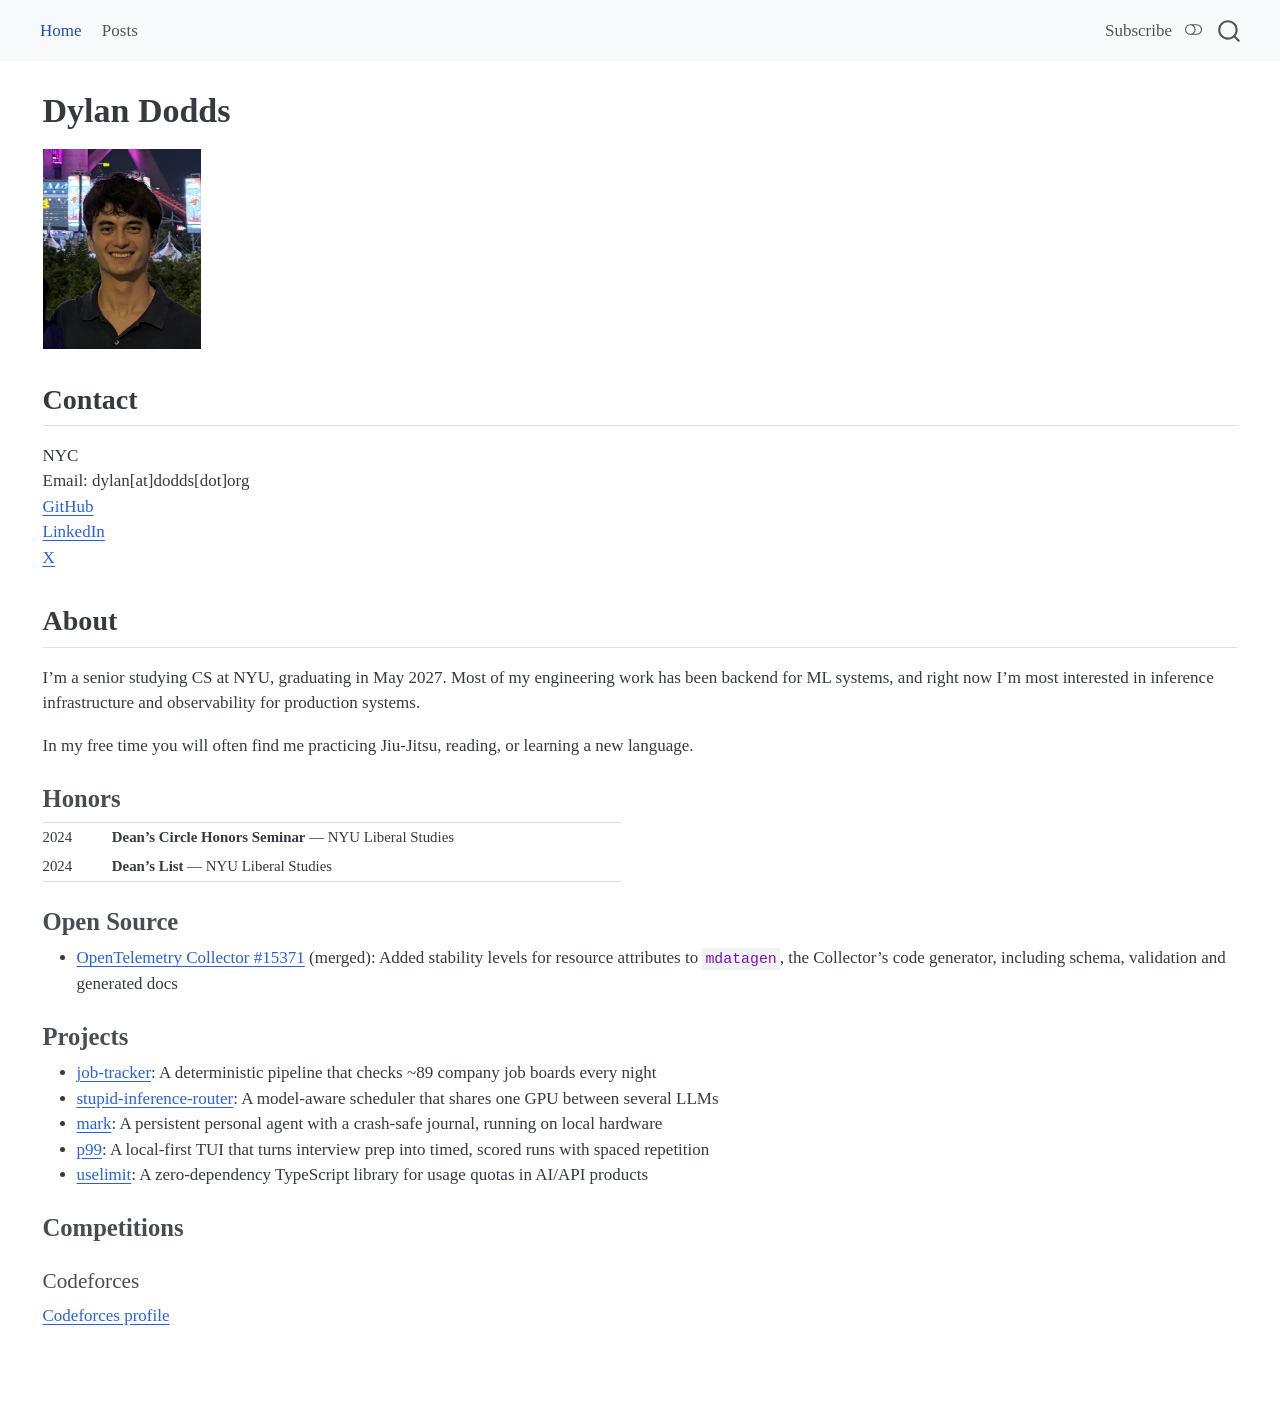
<file: index.html>
<!DOCTYPE html>
<html xmlns="http://www.w3.org/1999/xhtml" lang="en" xml:lang="en"><head>

<meta charset="utf-8">
<meta name="generator" content="quarto-1.9.38">

<meta name="viewport" content="width=device-width, initial-scale=1.0, user-scalable=yes">


<title>Dylan Dodds</title>
<style>
/* Default styles provided by pandoc.
** See https://pandoc.org/MANUAL.html#variables-for-html for config info.
*/
code{white-space: pre-wrap;}
span.smallcaps{font-variant: small-caps;}
div.columns{display: flex; gap: min(4vw, 1.5em);}
div.column{flex: auto; overflow-x: auto;}
div.hanging-indent{margin-left: 1.5em; text-indent: -1.5em;}
ul.task-list{list-style: none;}
ul.task-list li input[type="checkbox"] {
  width: 0.8em;
  margin: 0 0.8em 0.2em -1em; /* quarto-specific, see https://github.com/quarto-dev/quarto-cli/issues/4556 */ 
  vertical-align: middle;
}
</style>


<script src="site_libs/quarto-nav/quarto-nav.js"></script>
<script src="site_libs/quarto-nav/headroom.min.js"></script>
<script src="site_libs/clipboard/clipboard.min.js"></script>
<script src="site_libs/quarto-search/autocomplete.umd.js"></script>
<script src="site_libs/quarto-search/fuse.min.js"></script>
<script src="site_libs/quarto-search/quarto-search.js"></script>
<meta name="quarto:offset" content="./">
<script src="site_libs/quarto-html/quarto.js" type="module"></script>
<script src="site_libs/quarto-html/tabsets/tabsets.js" type="module"></script>
<script src="site_libs/quarto-html/popper.min.js"></script>
<script src="site_libs/quarto-html/tippy.umd.min.js"></script>
<script src="site_libs/quarto-html/anchor.min.js"></script>
<link href="site_libs/quarto-html/tippy.css" rel="stylesheet">
<link href="site_libs/quarto-html/quarto-syntax-highlighting-15634bcf2e68342d4ad2dfa704d543f6.css" rel="stylesheet" class="quarto-color-scheme" id="quarto-text-highlighting-styles">
<link href="site_libs/quarto-html/quarto-syntax-highlighting-dark-0a6b7249c26820e032cb0bd839ff02b1.css" rel="stylesheet" class="quarto-color-scheme quarto-color-alternate" id="quarto-text-highlighting-styles">
<link href="site_libs/quarto-html/quarto-syntax-highlighting-15634bcf2e68342d4ad2dfa704d543f6.css" rel="stylesheet" class="quarto-color-scheme-extra" id="quarto-text-highlighting-styles">
<script src="site_libs/bootstrap/bootstrap.min.js"></script>
<link href="site_libs/bootstrap/bootstrap-icons.css" rel="stylesheet">
<link href="site_libs/bootstrap/bootstrap-8152e7a993f9d015da95f72086a08ce3.min.css" rel="stylesheet" append-hash="true" class="quarto-color-scheme" id="quarto-bootstrap" data-mode="light">
<link href="site_libs/bootstrap/bootstrap-dark-4c639cf1204d186d16213dfe540f7d62.min.css" rel="stylesheet" append-hash="true" class="quarto-color-scheme quarto-color-alternate" id="quarto-bootstrap" data-mode="dark">
<link href="site_libs/bootstrap/bootstrap-8152e7a993f9d015da95f72086a08ce3.min.css" rel="stylesheet" append-hash="true" class="quarto-color-scheme-extra" id="quarto-bootstrap" data-mode="light">
<script id="quarto-search-options" type="application/json">{
  "location": "navbar",
  "copy-button": false,
  "collapse-after": 3,
  "panel-placement": "end",
  "type": "overlay",
  "limit": 50,
  "keyboard-shortcut": [
    "f",
    "/",
    "s"
  ],
  "show-item-context": false,
  "language": {
    "search-no-results-text": "No results",
    "search-matching-documents-text": "matching documents",
    "search-copy-link-title": "Copy link to search",
    "search-hide-matches-text": "Hide additional matches",
    "search-more-match-text": "more match in this document",
    "search-more-matches-text": "more matches in this document",
    "search-clear-button-title": "Clear",
    "search-text-placeholder": "",
    "search-detached-cancel-button-title": "Cancel",
    "search-submit-button-title": "Submit",
    "search-label": "Search"
  }
}</script>
<link rel="alternate" type="application/rss+xml" title="Dylan Dodds" href="./posts.xml">


<link rel="stylesheet" href="styles.css">
</head>

<body class="nav-fixed fullcontent quarto-light"><script id="quarto-html-before-body" type="application/javascript">
    const toggleBodyColorMode = (bsSheetEl) => {
      const mode = bsSheetEl.getAttribute("data-mode");
      const bodyEl = window.document.querySelector("body");
      if (mode === "dark") {
        bodyEl.classList.add("quarto-dark");
        bodyEl.classList.remove("quarto-light");
      } else {
        bodyEl.classList.add("quarto-light");
        bodyEl.classList.remove("quarto-dark");
      }
    }
    const toggleBodyColorPrimary = () => {
      const bsSheetEl = window.document.querySelector("link#quarto-bootstrap:not([rel=disabled-stylesheet])");
      if (bsSheetEl) {
        toggleBodyColorMode(bsSheetEl);
      }
    }
    const setColorSchemeToggle = (alternate) => {
      const toggles = window.document.querySelectorAll('.quarto-color-scheme-toggle');
      for (let i=0; i < toggles.length; i++) {
        const toggle = toggles[i];
        if (toggle) {
          if (alternate) {
            toggle.classList.add("alternate");
          } else {
            toggle.classList.remove("alternate");
          }
        }
      }
    };
    const toggleColorMode = (alternate) => {
      // Switch the stylesheets
      const primaryStylesheets = window.document.querySelectorAll('link.quarto-color-scheme:not(.quarto-color-alternate)');
      const alternateStylesheets = window.document.querySelectorAll('link.quarto-color-scheme.quarto-color-alternate');
      manageTransitions('#quarto-margin-sidebar .nav-link', false);
      if (alternate) {
        // note: dark is layered on light, we don't disable primary!
        enableStylesheet(alternateStylesheets);
        for (const sheetNode of alternateStylesheets) {
          if (sheetNode.id === "quarto-bootstrap") {
            toggleBodyColorMode(sheetNode);
          }
        }
      } else {
        disableStylesheet(alternateStylesheets);
        enableStylesheet(primaryStylesheets)
        toggleBodyColorPrimary();
      }
      manageTransitions('#quarto-margin-sidebar .nav-link', true);
      // Switch the toggles
      setColorSchemeToggle(alternate)
      // Hack to workaround the fact that safari doesn't
      // properly recolor the scrollbar when toggling (#1455)
      if (navigator.userAgent.indexOf('Safari') > 0 && navigator.userAgent.indexOf('Chrome') == -1) {
        manageTransitions("body", false);
        window.scrollTo(0, 1);
        setTimeout(() => {
          window.scrollTo(0, 0);
          manageTransitions("body", true);
        }, 40);
      }
    }
    const disableStylesheet = (stylesheets) => {
      for (let i=0; i < stylesheets.length; i++) {
        const stylesheet = stylesheets[i];
        stylesheet.rel = 'disabled-stylesheet';
      }
    }
    const enableStylesheet = (stylesheets) => {
      for (let i=0; i < stylesheets.length; i++) {
        const stylesheet = stylesheets[i];
        if(stylesheet.rel !== 'stylesheet') { // for Chrome, which will still FOUC without this check
          stylesheet.rel = 'stylesheet';
        }
      }
    }
    const manageTransitions = (selector, allowTransitions) => {
      const els = window.document.querySelectorAll(selector);
      for (let i=0; i < els.length; i++) {
        const el = els[i];
        if (allowTransitions) {
          el.classList.remove('notransition');
        } else {
          el.classList.add('notransition');
        }
      }
    }
    const isFileUrl = () => {
      return window.location.protocol === 'file:';
    }
    const hasAlternateSentinel = () => {
      let styleSentinel = getColorSchemeSentinel();
      if (styleSentinel !== null) {
        return styleSentinel === "alternate";
      } else {
        return false;
      }
    }
    const setStyleSentinel = (alternate) => {
      const value = alternate ? "alternate" : "default";
      if (!isFileUrl()) {
        window.localStorage.setItem("quarto-color-scheme", value);
      } else {
        localAlternateSentinel = value;
      }
    }
    const getColorSchemeSentinel = () => {
      if (!isFileUrl()) {
        const storageValue = window.localStorage.getItem("quarto-color-scheme");
        return storageValue != null ? storageValue : localAlternateSentinel;
      } else {
        return localAlternateSentinel;
      }
    }
    const toggleGiscusIfUsed = (isAlternate, darkModeDefault) => {
      const baseTheme = document.querySelector('#giscus-base-theme')?.value ?? 'light';
      const alternateTheme = document.querySelector('#giscus-alt-theme')?.value ?? 'dark';
      let newTheme = '';
      if(authorPrefersDark) {
        newTheme = isAlternate ? baseTheme : alternateTheme;
      } else {
        newTheme = isAlternate ? alternateTheme : baseTheme;
      }
      const changeGiscusTheme = () => {
        // From: https://github.com/giscus/giscus/issues/336
        const sendMessage = (message) => {
          const iframe = document.querySelector('iframe.giscus-frame');
          if (!iframe) return;
          iframe.contentWindow.postMessage({ giscus: message }, 'https://giscus.app');
        }
        sendMessage({
          setConfig: {
            theme: newTheme
          }
        });
      }
      const isGiscussLoaded = window.document.querySelector('iframe.giscus-frame') !== null;
      if (isGiscussLoaded) {
        changeGiscusTheme();
      }
    };
    const authorPrefersDark = false;
    const darkModeDefault = authorPrefersDark;
      document.querySelector('link#quarto-text-highlighting-styles.quarto-color-scheme-extra').rel = 'disabled-stylesheet';
      document.querySelector('link#quarto-bootstrap.quarto-color-scheme-extra').rel = 'disabled-stylesheet';
    let localAlternateSentinel = darkModeDefault ? 'alternate' : 'default';
    // Dark / light mode switch
    window.quartoToggleColorScheme = () => {
      // Read the current dark / light value
      let toAlternate = !hasAlternateSentinel();
      toggleColorMode(toAlternate);
      setStyleSentinel(toAlternate);
      toggleGiscusIfUsed(toAlternate, darkModeDefault);
      window.dispatchEvent(new Event('resize'));
    };
    // Switch to dark mode if need be
    if (hasAlternateSentinel()) {
      toggleColorMode(true);
    } else {
      toggleColorMode(false);
    }
  </script>

<div id="quarto-search-results"></div>
  <header id="quarto-header" class="headroom fixed-top">
    <nav class="navbar navbar-expand-lg " data-bs-theme="dark">
      <div class="navbar-container container-fluid">
            <div id="quarto-search" class="" title="Search"></div>
          <button class="navbar-toggler" type="button" data-bs-toggle="collapse" data-bs-target="#navbarCollapse" aria-controls="navbarCollapse" role="menu" aria-expanded="false" aria-label="Toggle navigation" onclick="if (window.quartoToggleHeadroom) { window.quartoToggleHeadroom(); }">
  <span class="navbar-toggler-icon"></span>
</button>
          <div class="collapse navbar-collapse" id="navbarCollapse">
            <ul class="navbar-nav navbar-nav-scroll me-auto">
  <li class="nav-item">
    <a class="nav-link active" href="./index.html" aria-current="page"> 
<span class="menu-text">Home</span></a>
  </li>  
  <li class="nav-item">
    <a class="nav-link" href="./posts.html"> 
<span class="menu-text">Posts</span></a>
  </li>  
</ul>
          </div> <!-- /navcollapse -->
            <div class="quarto-navbar-tools">
  <a href="" class="quarto-color-scheme-toggle quarto-navigation-tool  px-1" onclick="window.quartoToggleColorScheme(); return false;" title="Toggle dark mode"><i class="bi"></i></a>
</div>
      </div> <!-- /container-fluid -->
    </nav>
</header>
<!-- content -->
<div id="quarto-content" class="quarto-container page-columns page-rows-contents page-layout-article page-navbar">
<!-- sidebar -->
<!-- margin-sidebar -->
    
<!-- main -->
<main class="content" id="quarto-document-content">


<header id="title-block-header" class="quarto-title-block default">
<div class="quarto-title">
<h1 class="title">Dylan Dodds</h1>
</div>



<div class="quarto-title-meta">

    
  
    
  </div>
  


</header>


<p><img src="images/yourphoto.png" alt="Photo of Dylan Dodds" height="200"></p>
<section id="contact" class="level2">
<h2 class="anchored" data-anchor-id="contact">Contact</h2>
<div class="line-block">NYC<br>
Email: dylan[at]dodds[dot]org<br>
<a href="https://github.com/ida314">GitHub</a><br>
<a href="https://linkedin.com/in/dylandodds">LinkedIn</a><br>
<a href="https://x.com/dyd852">X</a></div>
</section>
<section id="about" class="level2">
<h2 class="anchored" data-anchor-id="about">About</h2>
<p>I’m a senior studying CS at NYU, graduating in May 2027. Most of my engineering work has been backend for ML systems, and right now I’m most interested in inference infrastructure and observability for production systems.</p>
<p>In my free time you will often find me practicing Jiu-Jitsu, reading, or learning a new language.</p>
<section id="honors" class="level3">
<h3 class="anchored" data-anchor-id="honors">Honors</h3>
<table class="table-borderless honors-table caption-top table">
<colgroup>
<col style="width: 12%">
<col style="width: 88%">
</colgroup>
<tbody>
<tr class="odd">
<td style="text-align: left;">2024</td>
<td style="text-align: left;"><strong>Dean’s Circle Honors Seminar</strong> — NYU Liberal Studies</td>
</tr>
<tr class="even">
<td style="text-align: left;">2024</td>
<td style="text-align: left;"><strong>Dean’s List</strong> — NYU Liberal Studies</td>
</tr>
</tbody>
</table>
</section>
<section id="open-source" class="level3">
<h3 class="anchored" data-anchor-id="open-source">Open Source</h3>
<ul>
<li><a href="https://github.com/open-telemetry/opentelemetry-collector/pull/15371">OpenTelemetry Collector #15371</a> (merged): Added stability levels for resource attributes to <code>mdatagen</code>, the Collector’s code generator, including schema, validation and generated docs</li>
</ul>
</section>
<section id="projects" class="level3">
<h3 class="anchored" data-anchor-id="projects">Projects</h3>
<ul>
<li><a href="https://github.com/ida314/job-tracker">job-tracker</a>: A deterministic pipeline that checks ~89 company job boards every night</li>
<li><a href="https://github.com/ida314/stupid-inference-router">stupid-inference-router</a>: A model-aware scheduler that shares one GPU between several LLMs</li>
<li><a href="https://github.com/ida314/mark">mark</a>: A persistent personal agent with a crash-safe journal, running on local hardware</li>
<li><a href="https://github.com/ida314/p99">p99</a>: A local-first TUI that turns interview prep into timed, scored runs with spaced repetition</li>
<li><a href="https://github.com/ida314/uselimit">uselimit</a>: A zero-dependency TypeScript library for usage quotas in AI/API products</li>
</ul>
</section>
<section id="competitions" class="level3">
<h3 class="anchored" data-anchor-id="competitions">Competitions</h3>
<section id="codeforces" class="level4">
<h4 class="anchored" data-anchor-id="codeforces">Codeforces</h4>
<div id="cf-graph" class="cf-graph" data-handle="ida8">
<a class="cf-fallback" href="https://codeforces.com/profile/ida8" target="_blank" rel="noopener">Codeforces profile</a>
</div>
<script src="cf-graph.js"></script>


</section>
</section>
</section>

</main> <!-- /main -->
<!-- Buttondown signup in the navbar. Quarto's navbar config only takes links, so the dropdown is moved in beside the dark-mode toggle. -->
<div class="dropdown subscribe-dropdown" id="subscribe-dropdown">
  <a href="#" class="nav-link quarto-navigation-tool px-1" role="button" data-bs-toggle="dropdown" data-bs-auto-close="outside" data-bs-display="static" aria-expanded="false">Subscribe</a>
  <div class="dropdown-menu dropdown-menu-end">
    <form class="subscribe-form" action="https://buttondown.com/api/emails/embed-subscribe/dylandodds" method="post" target="_blank">
      <label for="bd-email">Get new posts by email</label>
      <input type="email" name="email" id="bd-email" class="form-control form-control-sm" placeholder="you@example.com" required="">
      <button type="submit" class="btn btn-sm btn-outline-secondary">Subscribe</button>
    </form>
  </div>
</div>
<script>
  document.querySelector(".quarto-navbar-tools")?.prepend(document.getElementById("subscribe-dropdown"));
</script>
<script id="quarto-html-after-body" type="application/javascript">
  window.document.addEventListener("DOMContentLoaded", function (event) {
    // Ensure there is a toggle, if there isn't float one in the top right
    if (window.document.querySelector('.quarto-color-scheme-toggle') === null) {
      const a = window.document.createElement('a');
      a.classList.add('top-right');
      a.classList.add('quarto-color-scheme-toggle');
      a.href = "";
      a.onclick = function() { try { window.quartoToggleColorScheme(); } catch {} return false; };
      const i = window.document.createElement("i");
      i.classList.add('bi');
      a.appendChild(i);
      window.document.body.appendChild(a);
    }
    setColorSchemeToggle(hasAlternateSentinel())
    const icon = "";
    const anchorJS = new window.AnchorJS();
    anchorJS.options = {
      placement: 'right',
      icon: icon
    };
    anchorJS.add('.anchored');
    const isCodeAnnotation = (el) => {
      for (const clz of el.classList) {
        if (clz.startsWith('code-annotation-')) {                     
          return true;
        }
      }
      return false;
    }
    const onCopySuccess = function(e) {
      // button target
      const button = e.trigger;
      // don't keep focus
      button.blur();
      // flash "checked"
      button.classList.add('code-copy-button-checked');
      var currentTitle = button.getAttribute("title");
      button.setAttribute("title", "Copied!");
      let tooltip;
      if (window.bootstrap) {
        button.setAttribute("data-bs-toggle", "tooltip");
        button.setAttribute("data-bs-placement", "left");
        button.setAttribute("data-bs-title", "Copied!");
        tooltip = new bootstrap.Tooltip(button, 
          { trigger: "manual", 
            customClass: "code-copy-button-tooltip",
            offset: [0, -8]});
        tooltip.show();    
      }
      setTimeout(function() {
        if (tooltip) {
          tooltip.hide();
          button.removeAttribute("data-bs-title");
          button.removeAttribute("data-bs-toggle");
          button.removeAttribute("data-bs-placement");
        }
        button.setAttribute("title", currentTitle);
        button.classList.remove('code-copy-button-checked');
      }, 1000);
      // clear code selection
      e.clearSelection();
    }
    const getTextToCopy = function(trigger) {
      const outerScaffold = trigger.parentElement.cloneNode(true);
      const codeEl = outerScaffold.querySelector('code');
      for (const childEl of codeEl.children) {
        if (isCodeAnnotation(childEl)) {
          childEl.remove();
        }
      }
      return codeEl.innerText;
    }
    const clipboard = new window.ClipboardJS('.code-copy-button:not([data-in-quarto-modal])', {
      text: getTextToCopy
    });
    clipboard.on('success', onCopySuccess);
    if (window.document.getElementById('quarto-embedded-source-code-modal')) {
      const clipboardModal = new window.ClipboardJS('.code-copy-button[data-in-quarto-modal]', {
        text: getTextToCopy,
        container: window.document.getElementById('quarto-embedded-source-code-modal')
      });
      clipboardModal.on('success', onCopySuccess);
    }
      var localhostRegex = new RegExp(/^(?:http|https):\/\/localhost\:?[0-9]*\//);
      var mailtoRegex = new RegExp(/^mailto:/);
        var filterRegex = new RegExp("https:\/\/dylanyuma\.com");
      var isInternal = (href) => {
          return filterRegex.test(href) || localhostRegex.test(href) || mailtoRegex.test(href);
      }
      // Inspect non-navigation links and adorn them if external
     var links = window.document.querySelectorAll('a[href]:not(.nav-link):not(.navbar-brand):not(.toc-action):not(.sidebar-link):not(.sidebar-item-toggle):not(.pagination-link):not(.no-external):not([aria-hidden]):not(.dropdown-item):not(.quarto-navigation-tool):not(.about-link)');
      for (var i=0; i<links.length; i++) {
        const link = links[i];
        if (!isInternal(link.href)) {
          // undo the damage that might have been done by quarto-nav.js in the case of
          // links that we want to consider external
          if (link.dataset.originalHref !== undefined) {
            link.href = link.dataset.originalHref;
          }
        }
      }
    function tippyHover(el, contentFn, onTriggerFn, onUntriggerFn) {
      const config = {
        allowHTML: true,
        maxWidth: 500,
        delay: 100,
        arrow: false,
        appendTo: function(el) {
            return el.parentElement;
        },
        interactive: true,
        interactiveBorder: 10,
        theme: 'quarto',
        placement: 'bottom-start',
      };
      if (contentFn) {
        config.content = contentFn;
      }
      if (onTriggerFn) {
        config.onTrigger = onTriggerFn;
      }
      if (onUntriggerFn) {
        config.onUntrigger = onUntriggerFn;
      }
      window.tippy(el, config); 
    }
    const noterefs = window.document.querySelectorAll('a[role="doc-noteref"]');
    for (var i=0; i<noterefs.length; i++) {
      const ref = noterefs[i];
      tippyHover(ref, function() {
        // use id or data attribute instead here
        let href = ref.getAttribute('data-footnote-href') || ref.getAttribute('href');
        try { href = new URL(href).hash; } catch {}
        const id = href.replace(/^#\/?/, "");
        const note = window.document.getElementById(id);
        if (note) {
          return note.innerHTML;
        } else {
          return "";
        }
      });
    }
    const xrefs = window.document.querySelectorAll('a.quarto-xref');
    const processXRef = (id, note) => {
      // Strip column container classes
      const stripColumnClz = (el) => {
        el.classList.remove("page-full", "page-columns");
        if (el.children) {
          for (const child of el.children) {
            stripColumnClz(child);
          }
        }
      }
      stripColumnClz(note)
      if (id === null || id.startsWith('sec-')) {
        // Special case sections, only their first couple elements
        const container = document.createElement("div");
        if (note.children && note.children.length > 2) {
          container.appendChild(note.children[0].cloneNode(true));
          for (let i = 1; i < note.children.length; i++) {
            const child = note.children[i];
            if (child.tagName === "P" && child.innerText === "") {
              continue;
            } else {
              container.appendChild(child.cloneNode(true));
              break;
            }
          }
          if (window.Quarto?.typesetMath) {
            window.Quarto.typesetMath(container);
          }
          return container.innerHTML
        } else {
          if (window.Quarto?.typesetMath) {
            window.Quarto.typesetMath(note);
          }
          return note.innerHTML;
        }
      } else {
        // Remove any anchor links if they are present
        const anchorLink = note.querySelector('a.anchorjs-link');
        if (anchorLink) {
          anchorLink.remove();
        }
        if (window.Quarto?.typesetMath) {
          window.Quarto.typesetMath(note);
        }
        if (note.classList.contains("callout")) {
          return note.outerHTML;
        } else {
          return note.innerHTML;
        }
      }
    }
    for (var i=0; i<xrefs.length; i++) {
      const xref = xrefs[i];
      tippyHover(xref, undefined, function(instance) {
        instance.disable();
        let url = xref.getAttribute('href');
        let hash = undefined; 
        if (url.startsWith('#')) {
          hash = url;
        } else {
          try { hash = new URL(url).hash; } catch {}
        }
        if (hash) {
          const id = hash.replace(/^#\/?/, "");
          const note = window.document.getElementById(id);
          if (note !== null) {
            try {
              const html = processXRef(id, note.cloneNode(true));
              instance.setContent(html);
            } finally {
              instance.enable();
              instance.show();
            }
          } else {
            // See if we can fetch this
            fetch(url.split('#')[0])
            .then(res => res.text())
            .then(html => {
              const parser = new DOMParser();
              const htmlDoc = parser.parseFromString(html, "text/html");
              const note = htmlDoc.getElementById(id);
              if (note !== null) {
                const html = processXRef(id, note);
                instance.setContent(html);
              } 
            }).finally(() => {
              instance.enable();
              instance.show();
            });
          }
        } else {
          // See if we can fetch a full url (with no hash to target)
          // This is a special case and we should probably do some content thinning / targeting
          fetch(url)
          .then(res => res.text())
          .then(html => {
            const parser = new DOMParser();
            const htmlDoc = parser.parseFromString(html, "text/html");
            const note = htmlDoc.querySelector('main.content');
            if (note !== null) {
              // This should only happen for chapter cross references
              // (since there is no id in the URL)
              // remove the first header
              if (note.children.length > 0 && note.children[0].tagName === "HEADER") {
                note.children[0].remove();
              }
              const html = processXRef(null, note);
              instance.setContent(html);
            } 
          }).finally(() => {
            instance.enable();
            instance.show();
          });
        }
      }, function(instance) {
      });
    }
        let selectedAnnoteEl;
        const selectorForAnnotation = ( cell, annotation) => {
          let cellAttr = 'data-code-cell="' + cell + '"';
          let lineAttr = 'data-code-annotation="' +  annotation + '"';
          const selector = 'span[' + cellAttr + '][' + lineAttr + ']';
          return selector;
        }
        const selectCodeLines = (annoteEl) => {
          const doc = window.document;
          const targetCell = annoteEl.getAttribute("data-target-cell");
          const targetAnnotation = annoteEl.getAttribute("data-target-annotation");
          const annoteSpan = window.document.querySelector(selectorForAnnotation(targetCell, targetAnnotation));
          const lines = annoteSpan.getAttribute("data-code-lines").split(",");
          const lineIds = lines.map((line) => {
            return targetCell + "-" + line;
          })
          let top = null;
          let height = null;
          let parent = null;
          if (lineIds.length > 0) {
              //compute the position of the single el (top and bottom and make a div)
              const el = window.document.getElementById(lineIds[0]);
              top = el.offsetTop;
              height = el.offsetHeight;
              parent = el.parentElement.parentElement;
            if (lineIds.length > 1) {
              const lastEl = window.document.getElementById(lineIds[lineIds.length - 1]);
              const bottom = lastEl.offsetTop + lastEl.offsetHeight;
              height = bottom - top;
            }
            if (top !== null && height !== null && parent !== null) {
              // cook up a div (if necessary) and position it 
              let div = window.document.getElementById("code-annotation-line-highlight");
              if (div === null) {
                div = window.document.createElement("div");
                div.setAttribute("id", "code-annotation-line-highlight");
                div.style.position = 'absolute';
                parent.appendChild(div);
              }
              div.style.top = top - 2 + "px";
              div.style.height = height + 4 + "px";
              div.style.left = 0;
              let gutterDiv = window.document.getElementById("code-annotation-line-highlight-gutter");
              if (gutterDiv === null) {
                gutterDiv = window.document.createElement("div");
                gutterDiv.setAttribute("id", "code-annotation-line-highlight-gutter");
                gutterDiv.style.position = 'absolute';
                const codeCell = window.document.getElementById(targetCell);
                const gutter = codeCell.querySelector('.code-annotation-gutter');
                gutter.appendChild(gutterDiv);
              }
              gutterDiv.style.top = top - 2 + "px";
              gutterDiv.style.height = height + 4 + "px";
            }
            selectedAnnoteEl = annoteEl;
          }
        };
        const unselectCodeLines = () => {
          const elementsIds = ["code-annotation-line-highlight", "code-annotation-line-highlight-gutter"];
          elementsIds.forEach((elId) => {
            const div = window.document.getElementById(elId);
            if (div) {
              div.remove();
            }
          });
          selectedAnnoteEl = undefined;
        };
          // Handle positioning of the toggle
      window.addEventListener(
        "resize",
        throttle(() => {
          elRect = undefined;
          if (selectedAnnoteEl) {
            selectCodeLines(selectedAnnoteEl);
          }
        }, 10)
      );
      function throttle(fn, ms) {
      let throttle = false;
      let timer;
        return (...args) => {
          if(!throttle) { // first call gets through
              fn.apply(this, args);
              throttle = true;
          } else { // all the others get throttled
              if(timer) clearTimeout(timer); // cancel #2
              timer = setTimeout(() => {
                fn.apply(this, args);
                timer = throttle = false;
              }, ms);
          }
        };
      }
        // Attach click handler to the DT
        const annoteDls = window.document.querySelectorAll('dt[data-target-cell]');
        for (const annoteDlNode of annoteDls) {
          annoteDlNode.addEventListener('click', (event) => {
            const clickedEl = event.target;
            if (clickedEl !== selectedAnnoteEl) {
              unselectCodeLines();
              const activeEl = window.document.querySelector('dt[data-target-cell].code-annotation-active');
              if (activeEl) {
                activeEl.classList.remove('code-annotation-active');
              }
              selectCodeLines(clickedEl);
              clickedEl.classList.add('code-annotation-active');
            } else {
              // Unselect the line
              unselectCodeLines();
              clickedEl.classList.remove('code-annotation-active');
            }
          });
        }
    const findCites = (el) => {
      const parentEl = el.parentElement;
      if (parentEl) {
        const cites = parentEl.dataset.cites;
        if (cites) {
          return {
            el,
            cites: cites.split(' ')
          };
        } else {
          return findCites(el.parentElement)
        }
      } else {
        return undefined;
      }
    };
    var bibliorefs = window.document.querySelectorAll('a[role="doc-biblioref"]');
    for (var i=0; i<bibliorefs.length; i++) {
      const ref = bibliorefs[i];
      const citeInfo = findCites(ref);
      if (citeInfo) {
        tippyHover(citeInfo.el, function() {
          var popup = window.document.createElement('div');
          citeInfo.cites.forEach(function(cite) {
            var citeDiv = window.document.createElement('div');
            citeDiv.classList.add('hanging-indent');
            citeDiv.classList.add('csl-entry');
            var biblioDiv = window.document.getElementById('ref-' + cite);
            if (biblioDiv) {
              citeDiv.innerHTML = biblioDiv.innerHTML;
            }
            popup.appendChild(citeDiv);
          });
          return popup.innerHTML;
        });
      }
    }
  });
  </script>
</div> <!-- /content -->




</body></html>
</file>
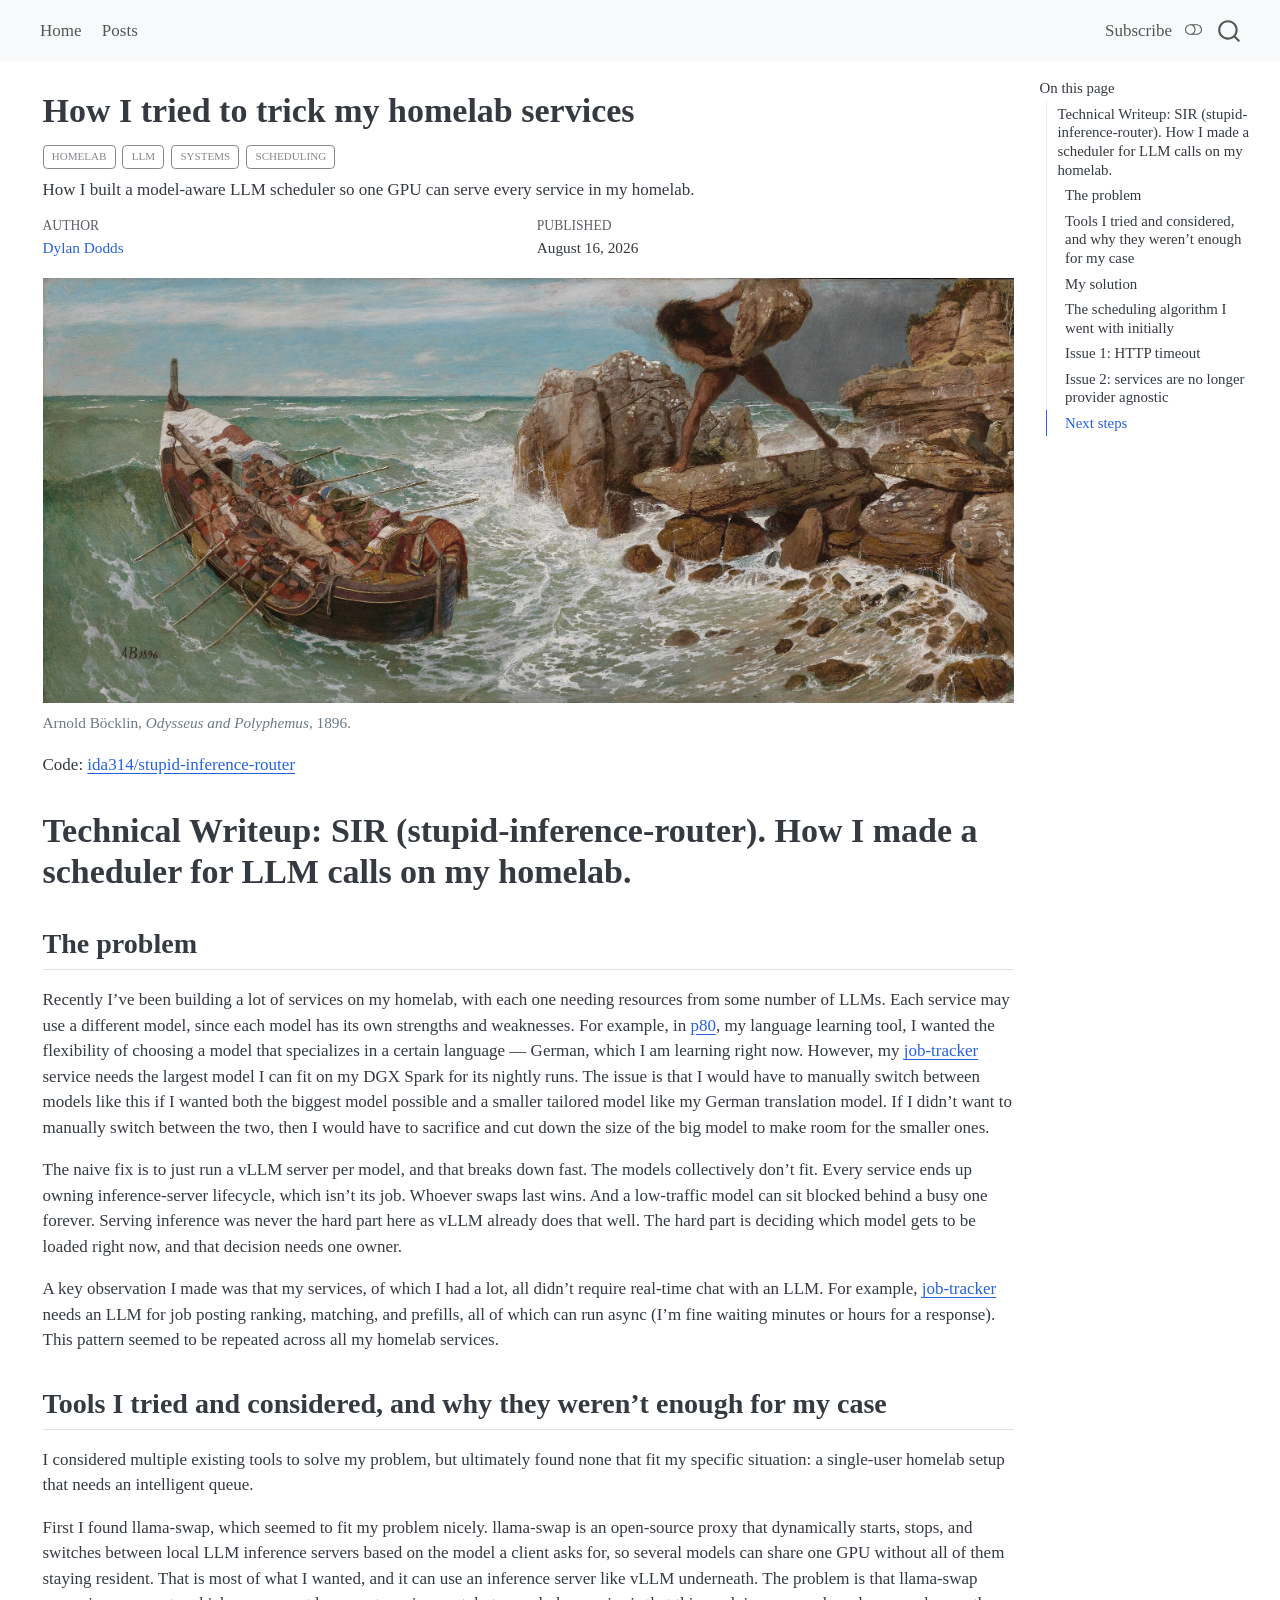
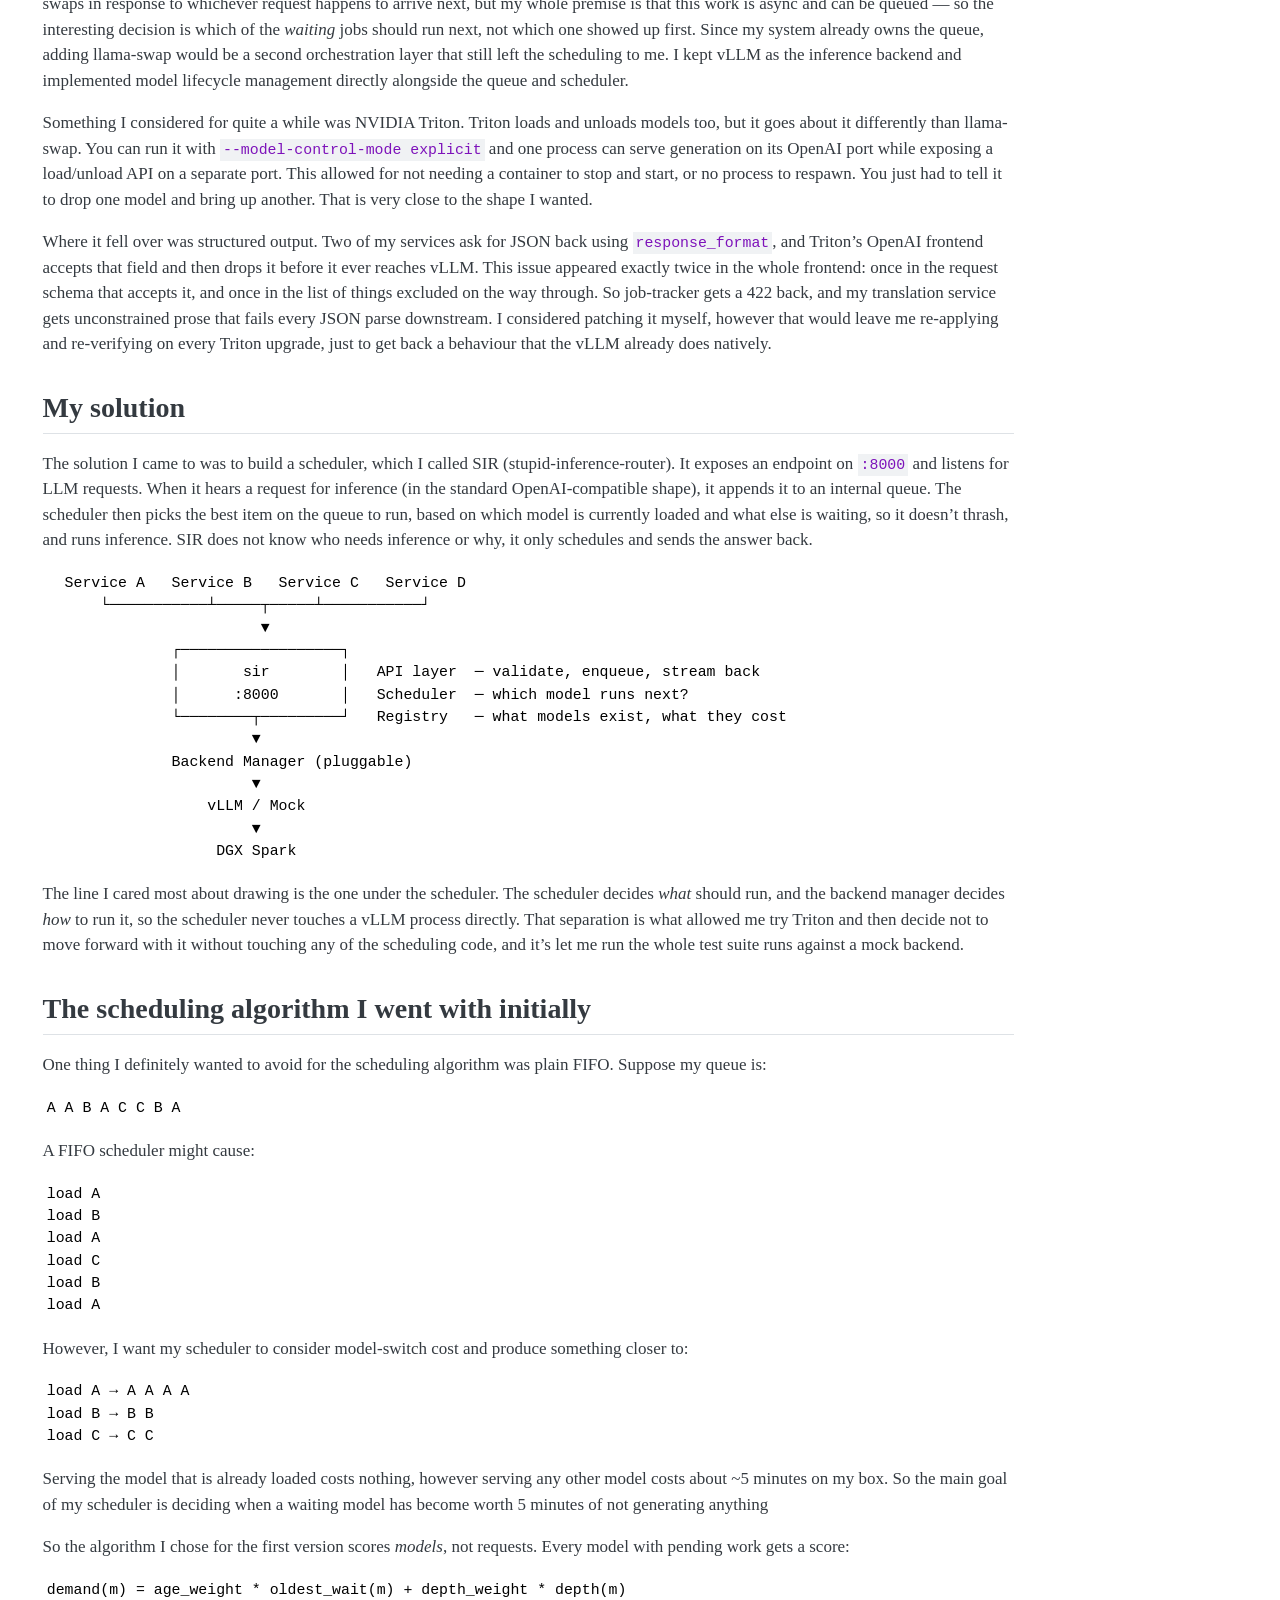
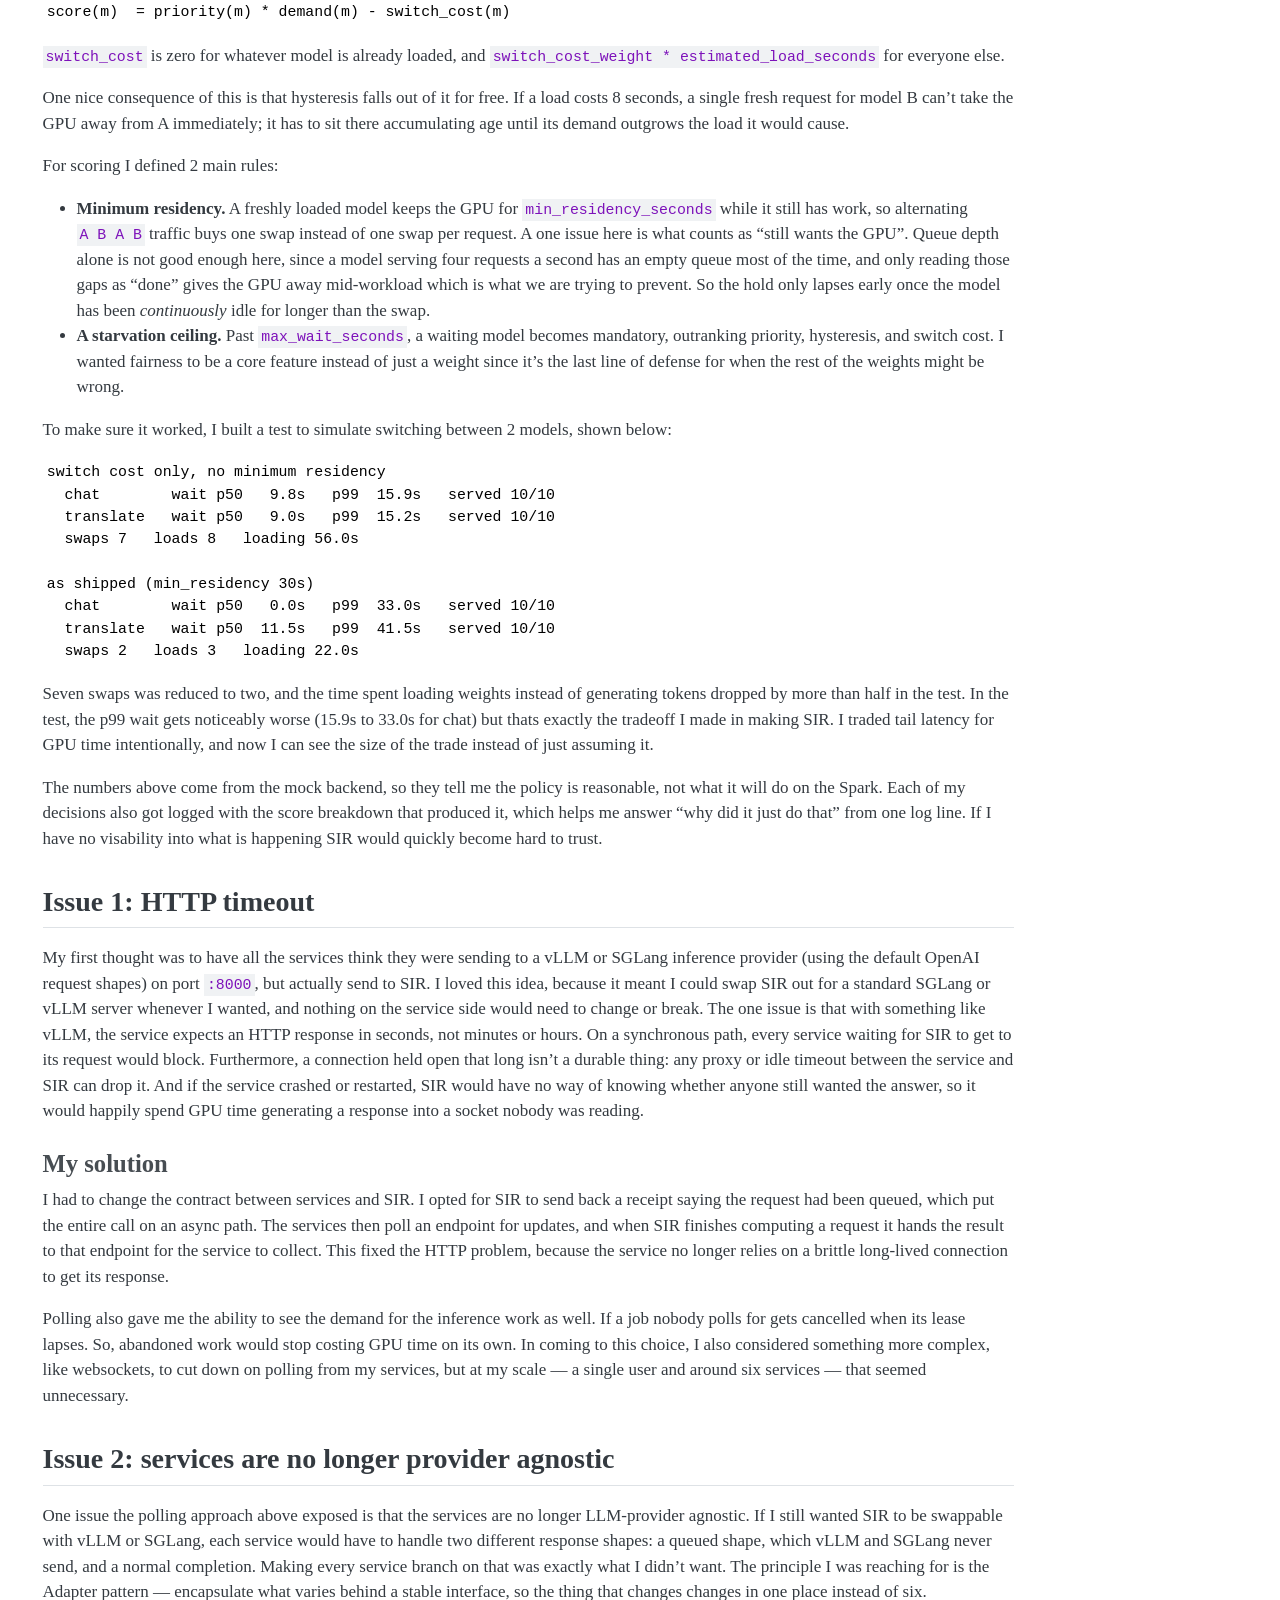
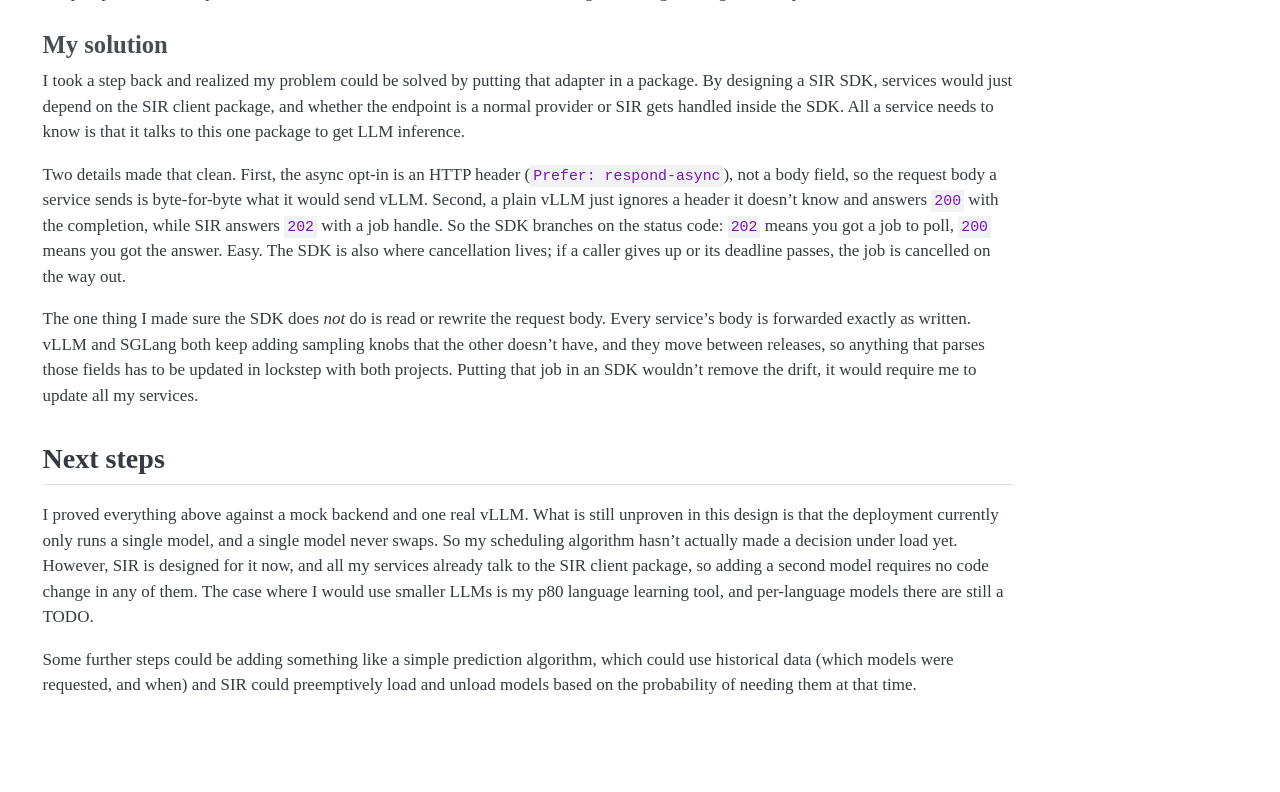
<file: posts/stupid-inference-router/index.html>
<!DOCTYPE html>
<html xmlns="http://www.w3.org/1999/xhtml" lang="en" xml:lang="en"><head>

<meta charset="utf-8">
<meta name="generator" content="quarto-1.9.38">

<meta name="viewport" content="width=device-width, initial-scale=1.0, user-scalable=yes">

<meta name="author" content="Dylan Dodds">
<meta name="dcterms.date" content="2026-08-16">
<meta name="description" content="How I built a model-aware LLM scheduler so one GPU can serve every service in my homelab.">

<title>How I tried to trick my homelab services – Dylan Dodds</title>
<style>
/* Default styles provided by pandoc.
** See https://pandoc.org/MANUAL.html#variables-for-html for config info.
*/
code{white-space: pre-wrap;}
span.smallcaps{font-variant: small-caps;}
div.columns{display: flex; gap: min(4vw, 1.5em);}
div.column{flex: auto; overflow-x: auto;}
div.hanging-indent{margin-left: 1.5em; text-indent: -1.5em;}
ul.task-list{list-style: none;}
ul.task-list li input[type="checkbox"] {
  width: 0.8em;
  margin: 0 0.8em 0.2em -1em; /* quarto-specific, see https://github.com/quarto-dev/quarto-cli/issues/4556 */ 
  vertical-align: middle;
}
</style>


<script src="../../site_libs/quarto-nav/quarto-nav.js"></script>
<script src="../../site_libs/quarto-nav/headroom.min.js"></script>
<script src="../../site_libs/clipboard/clipboard.min.js"></script>
<script src="../../site_libs/quarto-search/autocomplete.umd.js"></script>
<script src="../../site_libs/quarto-search/fuse.min.js"></script>
<script src="../../site_libs/quarto-search/quarto-search.js"></script>
<meta name="quarto:offset" content="../../">
<script src="../../site_libs/quarto-html/quarto.js" type="module"></script>
<script src="../../site_libs/quarto-html/tabsets/tabsets.js" type="module"></script>
<script src="../../site_libs/quarto-html/popper.min.js"></script>
<script src="../../site_libs/quarto-html/tippy.umd.min.js"></script>
<script src="../../site_libs/quarto-html/anchor.min.js"></script>
<link href="../../site_libs/quarto-html/tippy.css" rel="stylesheet">
<link href="../../site_libs/quarto-html/quarto-syntax-highlighting-15634bcf2e68342d4ad2dfa704d543f6.css" rel="stylesheet" class="quarto-color-scheme" id="quarto-text-highlighting-styles">
<link href="../../site_libs/quarto-html/quarto-syntax-highlighting-dark-0a6b7249c26820e032cb0bd839ff02b1.css" rel="stylesheet" class="quarto-color-scheme quarto-color-alternate" id="quarto-text-highlighting-styles">
<link href="../../site_libs/quarto-html/quarto-syntax-highlighting-15634bcf2e68342d4ad2dfa704d543f6.css" rel="stylesheet" class="quarto-color-scheme-extra" id="quarto-text-highlighting-styles">
<script src="../../site_libs/bootstrap/bootstrap.min.js"></script>
<link href="../../site_libs/bootstrap/bootstrap-icons.css" rel="stylesheet">
<link href="../../site_libs/bootstrap/bootstrap-8152e7a993f9d015da95f72086a08ce3.min.css" rel="stylesheet" append-hash="true" class="quarto-color-scheme" id="quarto-bootstrap" data-mode="light">
<link href="../../site_libs/bootstrap/bootstrap-dark-4c639cf1204d186d16213dfe540f7d62.min.css" rel="stylesheet" append-hash="true" class="quarto-color-scheme quarto-color-alternate" id="quarto-bootstrap" data-mode="dark">
<link href="../../site_libs/bootstrap/bootstrap-8152e7a993f9d015da95f72086a08ce3.min.css" rel="stylesheet" append-hash="true" class="quarto-color-scheme-extra" id="quarto-bootstrap" data-mode="light">
<script src="../../site_libs/quarto-contrib/glightbox/glightbox.min.js"></script>
<link href="../../site_libs/quarto-contrib/glightbox/glightbox.min.css" rel="stylesheet">
<link href="../../site_libs/quarto-contrib/glightbox/lightbox.css" rel="stylesheet">
<script id="quarto-search-options" type="application/json">{
  "location": "navbar",
  "copy-button": false,
  "collapse-after": 3,
  "panel-placement": "end",
  "type": "overlay",
  "limit": 50,
  "keyboard-shortcut": [
    "f",
    "/",
    "s"
  ],
  "show-item-context": false,
  "language": {
    "search-no-results-text": "No results",
    "search-matching-documents-text": "matching documents",
    "search-copy-link-title": "Copy link to search",
    "search-hide-matches-text": "Hide additional matches",
    "search-more-match-text": "more match in this document",
    "search-more-matches-text": "more matches in this document",
    "search-clear-button-title": "Clear",
    "search-text-placeholder": "",
    "search-detached-cancel-button-title": "Cancel",
    "search-submit-button-title": "Submit",
    "search-label": "Search"
  }
}</script>
<link rel="alternate" type="application/rss+xml" title="Dylan Dodds" href="../../posts.xml">


<link rel="stylesheet" href="../../styles.css">
</head>

<body class="nav-fixed quarto-light"><script id="quarto-html-before-body" type="application/javascript">
    const toggleBodyColorMode = (bsSheetEl) => {
      const mode = bsSheetEl.getAttribute("data-mode");
      const bodyEl = window.document.querySelector("body");
      if (mode === "dark") {
        bodyEl.classList.add("quarto-dark");
        bodyEl.classList.remove("quarto-light");
      } else {
        bodyEl.classList.add("quarto-light");
        bodyEl.classList.remove("quarto-dark");
      }
    }
    const toggleBodyColorPrimary = () => {
      const bsSheetEl = window.document.querySelector("link#quarto-bootstrap:not([rel=disabled-stylesheet])");
      if (bsSheetEl) {
        toggleBodyColorMode(bsSheetEl);
      }
    }
    const setColorSchemeToggle = (alternate) => {
      const toggles = window.document.querySelectorAll('.quarto-color-scheme-toggle');
      for (let i=0; i < toggles.length; i++) {
        const toggle = toggles[i];
        if (toggle) {
          if (alternate) {
            toggle.classList.add("alternate");
          } else {
            toggle.classList.remove("alternate");
          }
        }
      }
    };
    const toggleColorMode = (alternate) => {
      // Switch the stylesheets
      const primaryStylesheets = window.document.querySelectorAll('link.quarto-color-scheme:not(.quarto-color-alternate)');
      const alternateStylesheets = window.document.querySelectorAll('link.quarto-color-scheme.quarto-color-alternate');
      manageTransitions('#quarto-margin-sidebar .nav-link', false);
      if (alternate) {
        // note: dark is layered on light, we don't disable primary!
        enableStylesheet(alternateStylesheets);
        for (const sheetNode of alternateStylesheets) {
          if (sheetNode.id === "quarto-bootstrap") {
            toggleBodyColorMode(sheetNode);
          }
        }
      } else {
        disableStylesheet(alternateStylesheets);
        enableStylesheet(primaryStylesheets)
        toggleBodyColorPrimary();
      }
      manageTransitions('#quarto-margin-sidebar .nav-link', true);
      // Switch the toggles
      setColorSchemeToggle(alternate)
      // Hack to workaround the fact that safari doesn't
      // properly recolor the scrollbar when toggling (#1455)
      if (navigator.userAgent.indexOf('Safari') > 0 && navigator.userAgent.indexOf('Chrome') == -1) {
        manageTransitions("body", false);
        window.scrollTo(0, 1);
        setTimeout(() => {
          window.scrollTo(0, 0);
          manageTransitions("body", true);
        }, 40);
      }
    }
    const disableStylesheet = (stylesheets) => {
      for (let i=0; i < stylesheets.length; i++) {
        const stylesheet = stylesheets[i];
        stylesheet.rel = 'disabled-stylesheet';
      }
    }
    const enableStylesheet = (stylesheets) => {
      for (let i=0; i < stylesheets.length; i++) {
        const stylesheet = stylesheets[i];
        if(stylesheet.rel !== 'stylesheet') { // for Chrome, which will still FOUC without this check
          stylesheet.rel = 'stylesheet';
        }
      }
    }
    const manageTransitions = (selector, allowTransitions) => {
      const els = window.document.querySelectorAll(selector);
      for (let i=0; i < els.length; i++) {
        const el = els[i];
        if (allowTransitions) {
          el.classList.remove('notransition');
        } else {
          el.classList.add('notransition');
        }
      }
    }
    const isFileUrl = () => {
      return window.location.protocol === 'file:';
    }
    const hasAlternateSentinel = () => {
      let styleSentinel = getColorSchemeSentinel();
      if (styleSentinel !== null) {
        return styleSentinel === "alternate";
      } else {
        return false;
      }
    }
    const setStyleSentinel = (alternate) => {
      const value = alternate ? "alternate" : "default";
      if (!isFileUrl()) {
        window.localStorage.setItem("quarto-color-scheme", value);
      } else {
        localAlternateSentinel = value;
      }
    }
    const getColorSchemeSentinel = () => {
      if (!isFileUrl()) {
        const storageValue = window.localStorage.getItem("quarto-color-scheme");
        return storageValue != null ? storageValue : localAlternateSentinel;
      } else {
        return localAlternateSentinel;
      }
    }
    const toggleGiscusIfUsed = (isAlternate, darkModeDefault) => {
      const baseTheme = document.querySelector('#giscus-base-theme')?.value ?? 'light';
      const alternateTheme = document.querySelector('#giscus-alt-theme')?.value ?? 'dark';
      let newTheme = '';
      if(authorPrefersDark) {
        newTheme = isAlternate ? baseTheme : alternateTheme;
      } else {
        newTheme = isAlternate ? alternateTheme : baseTheme;
      }
      const changeGiscusTheme = () => {
        // From: https://github.com/giscus/giscus/issues/336
        const sendMessage = (message) => {
          const iframe = document.querySelector('iframe.giscus-frame');
          if (!iframe) return;
          iframe.contentWindow.postMessage({ giscus: message }, 'https://giscus.app');
        }
        sendMessage({
          setConfig: {
            theme: newTheme
          }
        });
      }
      const isGiscussLoaded = window.document.querySelector('iframe.giscus-frame') !== null;
      if (isGiscussLoaded) {
        changeGiscusTheme();
      }
    };
    const authorPrefersDark = false;
    const darkModeDefault = authorPrefersDark;
      document.querySelector('link#quarto-text-highlighting-styles.quarto-color-scheme-extra').rel = 'disabled-stylesheet';
      document.querySelector('link#quarto-bootstrap.quarto-color-scheme-extra').rel = 'disabled-stylesheet';
    let localAlternateSentinel = darkModeDefault ? 'alternate' : 'default';
    // Dark / light mode switch
    window.quartoToggleColorScheme = () => {
      // Read the current dark / light value
      let toAlternate = !hasAlternateSentinel();
      toggleColorMode(toAlternate);
      setStyleSentinel(toAlternate);
      toggleGiscusIfUsed(toAlternate, darkModeDefault);
      window.dispatchEvent(new Event('resize'));
    };
    // Switch to dark mode if need be
    if (hasAlternateSentinel()) {
      toggleColorMode(true);
    } else {
      toggleColorMode(false);
    }
  </script>

<div id="quarto-search-results"></div>
  <header id="quarto-header" class="headroom fixed-top">
    <nav class="navbar navbar-expand-lg " data-bs-theme="dark">
      <div class="navbar-container container-fluid">
            <div id="quarto-search" class="" title="Search"></div>
          <button class="navbar-toggler" type="button" data-bs-toggle="collapse" data-bs-target="#navbarCollapse" aria-controls="navbarCollapse" role="menu" aria-expanded="false" aria-label="Toggle navigation" onclick="if (window.quartoToggleHeadroom) { window.quartoToggleHeadroom(); }">
  <span class="navbar-toggler-icon"></span>
</button>
          <div class="collapse navbar-collapse" id="navbarCollapse">
            <ul class="navbar-nav navbar-nav-scroll me-auto">
  <li class="nav-item">
    <a class="nav-link" href="../../index.html"> 
<span class="menu-text">Home</span></a>
  </li>  
  <li class="nav-item">
    <a class="nav-link" href="../../posts.html"> 
<span class="menu-text">Posts</span></a>
  </li>  
</ul>
          </div> <!-- /navcollapse -->
            <div class="quarto-navbar-tools">
  <a href="" class="quarto-color-scheme-toggle quarto-navigation-tool  px-1" onclick="window.quartoToggleColorScheme(); return false;" title="Toggle dark mode"><i class="bi"></i></a>
</div>
      </div> <!-- /container-fluid -->
    </nav>
</header>
<!-- content -->
<div id="quarto-content" class="quarto-container page-columns page-rows-contents page-layout-article page-navbar">
<!-- sidebar -->
<!-- margin-sidebar -->
    <div id="quarto-margin-sidebar" class="sidebar margin-sidebar">
        <nav id="TOC" role="doc-toc" class="toc-active">
    <h2 id="toc-title">On this page</h2>
   
  <ul>
  <li><a href="#technical-writeup-sir-stupid-inference-router.-how-i-made-a-scheduler-for-llm-calls-on-my-homelab." id="toc-technical-writeup-sir-stupid-inference-router.-how-i-made-a-scheduler-for-llm-calls-on-my-homelab." class="nav-link active" data-scroll-target="#technical-writeup-sir-stupid-inference-router.-how-i-made-a-scheduler-for-llm-calls-on-my-homelab.">Technical Writeup: SIR (stupid-inference-router). How I made a scheduler for LLM calls on my homelab.</a>
  <ul class="collapse">
  <li><a href="#the-problem" id="toc-the-problem" class="nav-link" data-scroll-target="#the-problem">The problem</a></li>
  <li><a href="#tools-i-tried-and-considered-and-why-they-werent-enough-for-my-case" id="toc-tools-i-tried-and-considered-and-why-they-werent-enough-for-my-case" class="nav-link" data-scroll-target="#tools-i-tried-and-considered-and-why-they-werent-enough-for-my-case">Tools I tried and considered, and why they weren’t enough for my case</a></li>
  <li><a href="#my-solution" id="toc-my-solution" class="nav-link" data-scroll-target="#my-solution">My solution</a></li>
  <li><a href="#the-scheduling-algorithm-i-went-with-initially" id="toc-the-scheduling-algorithm-i-went-with-initially" class="nav-link" data-scroll-target="#the-scheduling-algorithm-i-went-with-initially">The scheduling algorithm I went with initially</a></li>
  <li><a href="#issue-1-http-timeout" id="toc-issue-1-http-timeout" class="nav-link" data-scroll-target="#issue-1-http-timeout">Issue 1: HTTP timeout</a>
  <ul class="collapse">
  <li><a href="#my-solution-1" id="toc-my-solution-1" class="nav-link" data-scroll-target="#my-solution-1">My solution</a></li>
  </ul></li>
  <li><a href="#issue-2-services-are-no-longer-provider-agnostic" id="toc-issue-2-services-are-no-longer-provider-agnostic" class="nav-link" data-scroll-target="#issue-2-services-are-no-longer-provider-agnostic">Issue 2: services are no longer provider agnostic</a>
  <ul class="collapse">
  <li><a href="#my-solution-2" id="toc-my-solution-2" class="nav-link" data-scroll-target="#my-solution-2">My solution</a></li>
  </ul></li>
  <li><a href="#next-steps" id="toc-next-steps" class="nav-link" data-scroll-target="#next-steps">Next steps</a></li>
  </ul></li>
  </ul>
</nav>
    </div>
<!-- main -->
<main class="content" id="quarto-document-content">


<header id="title-block-header" class="quarto-title-block default">
<div class="quarto-title">
<h1 class="title">How I tried to trick my homelab services</h1>
  <div class="quarto-categories">
    <div class="quarto-category">homelab</div>
    <div class="quarto-category">llm</div>
    <div class="quarto-category">systems</div>
    <div class="quarto-category">scheduling</div>
  </div>
  </div>

<div>
  <div class="description">
    How I built a model-aware LLM scheduler so one GPU can serve every service in my homelab.
  </div>
</div>


<div class="quarto-title-meta">

    <div>
    <div class="quarto-title-meta-heading">Author</div>
    <div class="quarto-title-meta-contents">
             <p><a href="https://dylanyuma.com">Dylan Dodds</a> </p>
          </div>
  </div>
    
    <div>
    <div class="quarto-title-meta-heading">Published</div>
    <div class="quarto-title-meta-contents">
      <p class="date">August 16, 2026</p>
    </div>
  </div>
  
    
  </div>
  


</header>


<div class="quarto-figure quarto-figure-center">
<figure class="figure">
<p><a href="odysseus.jpg" class="lightbox" data-gallery="quarto-lightbox-gallery-1" title="Arnold Böcklin, Odysseus and Polyphemus, 1896."><img src="odysseus.jpg" class="img-fluid figure-img" alt="Arnold Böcklin, Odysseus and Polyphemus, 1896."></a></p>
<figcaption>Arnold Böcklin, <em>Odysseus and Polyphemus</em>, 1896.</figcaption>
</figure>
</div>
<p>Code: <a href="https://github.com/ida314/stupid-inference-router">ida314/stupid-inference-router</a></p>
<section id="technical-writeup-sir-stupid-inference-router.-how-i-made-a-scheduler-for-llm-calls-on-my-homelab." class="level1">
<h1>Technical Writeup: SIR (stupid-inference-router). How I made a scheduler for LLM calls on my homelab.</h1>
<section id="the-problem" class="level2">
<h2 class="anchored" data-anchor-id="the-problem">The problem</h2>
<p>Recently I’ve been building a lot of services on my homelab, with each one needing resources from some number of LLMs. Each service may use a different model, since each model has its own strengths and weaknesses. For example, in <a href="https://github.com/ida314/p80">p80</a>, my language learning tool, I wanted the flexibility of choosing a model that specializes in a certain language — German, which I am learning right now. However, my <a href="https://github.com/ida314/job-tracker">job-tracker</a> service needs the largest model I can fit on my DGX Spark for its nightly runs. The issue is that I would have to manually switch between models like this if I wanted both the biggest model possible and a smaller tailored model like my German translation model. If I didn’t want to manually switch between the two, then I would have to sacrifice and cut down the size of the big model to make room for the smaller ones.</p>
<p>The naive fix is to just run a vLLM server per model, and that breaks down fast. The models collectively don’t fit. Every service ends up owning inference-server lifecycle, which isn’t its job. Whoever swaps last wins. And a low-traffic model can sit blocked behind a busy one forever. Serving inference was never the hard part here as vLLM already does that well. The hard part is deciding which model gets to be loaded right now, and that decision needs one owner.</p>
<p>A key observation I made was that my services, of which I had a lot, all didn’t require real-time chat with an LLM. For example, <a href="https://github.com/job-tracker">job-tracker</a> needs an LLM for job posting ranking, matching, and prefills, all of which can run async (I’m fine waiting minutes or hours for a response). This pattern seemed to be repeated across all my homelab services.</p>
</section>
<section id="tools-i-tried-and-considered-and-why-they-werent-enough-for-my-case" class="level2">
<h2 class="anchored" data-anchor-id="tools-i-tried-and-considered-and-why-they-werent-enough-for-my-case">Tools I tried and considered, and why they weren’t enough for my case</h2>
<p>I considered multiple existing tools to solve my problem, but ultimately found none that fit my specific situation: a single-user homelab setup that needs an intelligent queue.</p>
<p>First I found llama-swap, which seemed to fit my problem nicely. llama-swap is an open-source proxy that dynamically starts, stops, and switches between local LLM inference servers based on the model a client asks for, so several models can share one GPU without all of them staying resident. That is most of what I wanted, and it can use an inference server like vLLM underneath. The problem is that llama-swap swaps in response to whichever request happens to arrive next, but my whole premise is that this work is async and can be queued — so the interesting decision is which of the <em>waiting</em> jobs should run next, not which one showed up first. Since my system already owns the queue, adding llama-swap would be a second orchestration layer that still left the scheduling to me. I kept vLLM as the inference backend and implemented model lifecycle management directly alongside the queue and scheduler.</p>
<p>Something I considered for quite a while was NVIDIA Triton. Triton loads and unloads models too, but it goes about it differently than llama-swap. You can run it with <code>--model-control-mode explicit</code> and one process can serve generation on its OpenAI port while exposing a load/unload API on a separate port. This allowed for not needing a container to stop and start, or no process to respawn. You just had to tell it to drop one model and bring up another. That is very close to the shape I wanted.</p>
<p>Where it fell over was structured output. Two of my services ask for JSON back using <code>response_format</code>, and Triton’s OpenAI frontend accepts that field and then drops it before it ever reaches vLLM. This issue appeared exactly twice in the whole frontend: once in the request schema that accepts it, and once in the list of things excluded on the way through. So job-tracker gets a 422 back, and my translation service gets unconstrained prose that fails every JSON parse downstream. I considered patching it myself, however that would leave me re-applying and re-verifying on every Triton upgrade, just to get back a behaviour that the vLLM already does natively.</p>
</section>
<section id="my-solution" class="level2">
<h2 class="anchored" data-anchor-id="my-solution">My solution</h2>
<p>The solution I came to was to build a scheduler, which I called SIR (stupid-inference-router). It exposes an endpoint on <code>:8000</code> and listens for LLM requests. When it hears a request for inference (in the standard OpenAI-compatible shape), it appends it to an internal queue. The scheduler then picks the best item on the queue to run, based on which model is currently loaded and what else is waiting, so it doesn’t thrash, and runs inference. SIR does not know who needs inference or why, it only schedules and sends the answer back.</p>
<pre class="text"><code>  Service A   Service B   Service C   Service D
      └───────────┴─────┬─────┴───────────┘
                        ▼
              ┌──────────────────┐
              │       sir        │   API layer  ─ validate, enqueue, stream back
              │      :8000       │   Scheduler  ─ which model runs next?
              └────────┬─────────┘   Registry   ─ what models exist, what they cost
                       ▼
              Backend Manager (pluggable)
                       ▼
                  vLLM / Mock
                       ▼
                   DGX Spark</code></pre>
<p>The line I cared most about drawing is the one under the scheduler. The scheduler decides <em>what</em> should run, and the backend manager decides <em>how</em> to run it, so the scheduler never touches a vLLM process directly. That separation is what allowed me try Triton and then decide not to move forward with it without touching any of the scheduling code, and it’s let me run the whole test suite runs against a mock backend.</p>
</section>
<section id="the-scheduling-algorithm-i-went-with-initially" class="level2">
<h2 class="anchored" data-anchor-id="the-scheduling-algorithm-i-went-with-initially">The scheduling algorithm I went with initially</h2>
<p>One thing I definitely wanted to avoid for the scheduling algorithm was plain FIFO. Suppose my queue is:</p>
<pre><code>A A B A C C B A</code></pre>
<p>A FIFO scheduler might cause:</p>
<pre><code>load A
load B
load A
load C
load B
load A</code></pre>
<p>However, I want my scheduler to consider model-switch cost and produce something closer to:</p>
<pre><code>load A → A A A A
load B → B B
load C → C C</code></pre>
<p>Serving the model that is already loaded costs nothing, however serving any other model costs about ~5 minutes on my box. So the main goal of my scheduler is deciding when a waiting model has become worth 5 minutes of not generating anything</p>
<p>So the algorithm I chose for the first version scores <em>models</em>, not requests. Every model with pending work gets a score:</p>
<pre><code>demand(m) = age_weight * oldest_wait(m) + depth_weight * depth(m)
score(m)  = priority(m) * demand(m) - switch_cost(m)</code></pre>
<p><code>switch_cost</code> is zero for whatever model is already loaded, and <code>switch_cost_weight * estimated_load_seconds</code> for everyone else.</p>
<p>One nice consequence of this is that hysteresis falls out of it for free. If a load costs 8 seconds, a single fresh request for model B can’t take the GPU away from A immediately; it has to sit there accumulating age until its demand outgrows the load it would cause.</p>
<p>For scoring I defined 2 main rules:</p>
<ul>
<li><strong>Minimum residency.</strong> A freshly loaded model keeps the GPU for <code>min_residency_seconds</code> while it still has work, so alternating <code>A B A B</code> traffic buys one swap instead of one swap per request. A one issue here is what counts as “still wants the GPU”. Queue depth alone is not good enough here, since a model serving four requests a second has an empty queue most of the time, and only reading those gaps as “done” gives the GPU away mid-workload which is what we are trying to prevent. So the hold only lapses early once the model has been <em>continuously</em> idle for longer than the swap.</li>
<li><strong>A starvation ceiling.</strong> Past <code>max_wait_seconds</code>, a waiting model becomes mandatory, outranking priority, hysteresis, and switch cost. I wanted fairness to be a core feature instead of just a weight since it’s the last line of defense for when the rest of the weights might be wrong.</li>
</ul>
<p>To make sure it worked, I built a test to simulate switching between 2 models, shown below:</p>
<pre><code>switch cost only, no minimum residency
  chat        wait p50   9.8s   p99  15.9s   served 10/10
  translate   wait p50   9.0s   p99  15.2s   served 10/10
  swaps 7   loads 8   loading 56.0s

as shipped (min_residency 30s)
  chat        wait p50   0.0s   p99  33.0s   served 10/10
  translate   wait p50  11.5s   p99  41.5s   served 10/10
  swaps 2   loads 3   loading 22.0s</code></pre>
<p>Seven swaps was reduced to two, and the time spent loading weights instead of generating tokens dropped by more than half in the test. In the test, the p99 wait gets noticeably worse (15.9s to 33.0s for chat) but thats exactly the tradeoff I made in making SIR. I traded tail latency for GPU time intentionally, and now I can see the size of the trade instead of just assuming it.</p>
<p>The numbers above come from the mock backend, so they tell me the policy is reasonable, not what it will do on the Spark. Each of my decisions also got logged with the score breakdown that produced it, which helps me answer “why did it just do that” from one log line. If I have no visability into what is happening SIR would quickly become hard to trust.</p>
</section>
<section id="issue-1-http-timeout" class="level2">
<h2 class="anchored" data-anchor-id="issue-1-http-timeout">Issue 1: HTTP timeout</h2>
<p>My first thought was to have all the services think they were sending to a vLLM or SGLang inference provider (using the default OpenAI request shapes) on port <code>:8000</code>, but actually send to SIR. I loved this idea, because it meant I could swap SIR out for a standard SGLang or vLLM server whenever I wanted, and nothing on the service side would need to change or break. The one issue is that with something like vLLM, the service expects an HTTP response in seconds, not minutes or hours. On a synchronous path, every service waiting for SIR to get to its request would block. Furthermore, a connection held open that long isn’t a durable thing: any proxy or idle timeout between the service and SIR can drop it. And if the service crashed or restarted, SIR would have no way of knowing whether anyone still wanted the answer, so it would happily spend GPU time generating a response into a socket nobody was reading.</p>
<section id="my-solution-1" class="level3">
<h3 class="anchored" data-anchor-id="my-solution-1">My solution</h3>
<p>I had to change the contract between services and SIR. I opted for SIR to send back a receipt saying the request had been queued, which put the entire call on an async path. The services then poll an endpoint for updates, and when SIR finishes computing a request it hands the result to that endpoint for the service to collect. This fixed the HTTP problem, because the service no longer relies on a brittle long-lived connection to get its response.</p>
<p>Polling also gave me the ability to see the demand for the inference work as well. If a job nobody polls for gets cancelled when its lease lapses. So, abandoned work would stop costing GPU time on its own. In coming to this choice, I also considered something more complex, like websockets, to cut down on polling from my services, but at my scale — a single user and around six services — that seemed unnecessary.</p>
</section>
</section>
<section id="issue-2-services-are-no-longer-provider-agnostic" class="level2">
<h2 class="anchored" data-anchor-id="issue-2-services-are-no-longer-provider-agnostic">Issue 2: services are no longer provider agnostic</h2>
<p>One issue the polling approach above exposed is that the services are no longer LLM-provider agnostic. If I still wanted SIR to be swappable with vLLM or SGLang, each service would have to handle two different response shapes: a queued shape, which vLLM and SGLang never send, and a normal completion. Making every service branch on that was exactly what I didn’t want. The principle I was reaching for is the Adapter pattern — encapsulate what varies behind a stable interface, so the thing that changes changes in one place instead of six.</p>
<section id="my-solution-2" class="level3">
<h3 class="anchored" data-anchor-id="my-solution-2">My solution</h3>
<p>I took a step back and realized my problem could be solved by putting that adapter in a package. By designing a SIR SDK, services would just depend on the SIR client package, and whether the endpoint is a normal provider or SIR gets handled inside the SDK. All a service needs to know is that it talks to this one package to get LLM inference.</p>
<p>Two details made that clean. First, the async opt-in is an HTTP header (<code>Prefer: respond-async</code>), not a body field, so the request body a service sends is byte-for-byte what it would send vLLM. Second, a plain vLLM just ignores a header it doesn’t know and answers <code>200</code> with the completion, while SIR answers <code>202</code> with a job handle. So the SDK branches on the status code: <code>202</code> means you got a job to poll, <code>200</code> means you got the answer. Easy. The SDK is also where cancellation lives; if a caller gives up or its deadline passes, the job is cancelled on the way out.</p>
<p>The one thing I made sure the SDK does <em>not</em> do is read or rewrite the request body. Every service’s body is forwarded exactly as written. vLLM and SGLang both keep adding sampling knobs that the other doesn’t have, and they move between releases, so anything that parses those fields has to be updated in lockstep with both projects. Putting that job in an SDK wouldn’t remove the drift, it would require me to update all my services.</p>
</section>
</section>
<section id="next-steps" class="level2">
<h2 class="anchored" data-anchor-id="next-steps">Next steps</h2>
<p>I proved everything above against a mock backend and one real vLLM. What is still unproven in this design is that the deployment currently only runs a single model, and a single model never swaps. So my scheduling algorithm hasn’t actually made a decision under load yet. However, SIR is designed for it now, and all my services already talk to the SIR client package, so adding a second model requires no code change in any of them. The case where I would use smaller LLMs is my p80 language learning tool, and per-language models there are still a TODO.</p>
<p>Some further steps could be adding something like a simple prediction algorithm, which could use historical data (which models were requested, and when) and SIR could preemptively load and unload models based on the probability of needing them at that time.</p>


</section>
</section>

</main> <!-- /main -->
<!-- Buttondown signup in the navbar. Quarto's navbar config only takes links, so the dropdown is moved in beside the dark-mode toggle. -->
<div class="dropdown subscribe-dropdown" id="subscribe-dropdown">
  <a href="#" class="nav-link quarto-navigation-tool px-1" role="button" data-bs-toggle="dropdown" data-bs-auto-close="outside" data-bs-display="static" aria-expanded="false">Subscribe</a>
  <div class="dropdown-menu dropdown-menu-end">
    <form class="subscribe-form" action="https://buttondown.com/api/emails/embed-subscribe/dylandodds" method="post" target="_blank">
      <label for="bd-email">Get new posts by email</label>
      <input type="email" name="email" id="bd-email" class="form-control form-control-sm" placeholder="you@example.com" required="">
      <button type="submit" class="btn btn-sm btn-outline-secondary">Subscribe</button>
    </form>
  </div>
</div>
<script>
  document.querySelector(".quarto-navbar-tools")?.prepend(document.getElementById("subscribe-dropdown"));
</script>
<script id="quarto-html-after-body" type="application/javascript">
  window.document.addEventListener("DOMContentLoaded", function (event) {
    // Ensure there is a toggle, if there isn't float one in the top right
    if (window.document.querySelector('.quarto-color-scheme-toggle') === null) {
      const a = window.document.createElement('a');
      a.classList.add('top-right');
      a.classList.add('quarto-color-scheme-toggle');
      a.href = "";
      a.onclick = function() { try { window.quartoToggleColorScheme(); } catch {} return false; };
      const i = window.document.createElement("i");
      i.classList.add('bi');
      a.appendChild(i);
      window.document.body.appendChild(a);
    }
    setColorSchemeToggle(hasAlternateSentinel())
    const icon = "";
    const anchorJS = new window.AnchorJS();
    anchorJS.options = {
      placement: 'right',
      icon: icon
    };
    anchorJS.add('.anchored');
    const isCodeAnnotation = (el) => {
      for (const clz of el.classList) {
        if (clz.startsWith('code-annotation-')) {                     
          return true;
        }
      }
      return false;
    }
    const onCopySuccess = function(e) {
      // button target
      const button = e.trigger;
      // don't keep focus
      button.blur();
      // flash "checked"
      button.classList.add('code-copy-button-checked');
      var currentTitle = button.getAttribute("title");
      button.setAttribute("title", "Copied!");
      let tooltip;
      if (window.bootstrap) {
        button.setAttribute("data-bs-toggle", "tooltip");
        button.setAttribute("data-bs-placement", "left");
        button.setAttribute("data-bs-title", "Copied!");
        tooltip = new bootstrap.Tooltip(button, 
          { trigger: "manual", 
            customClass: "code-copy-button-tooltip",
            offset: [0, -8]});
        tooltip.show();    
      }
      setTimeout(function() {
        if (tooltip) {
          tooltip.hide();
          button.removeAttribute("data-bs-title");
          button.removeAttribute("data-bs-toggle");
          button.removeAttribute("data-bs-placement");
        }
        button.setAttribute("title", currentTitle);
        button.classList.remove('code-copy-button-checked');
      }, 1000);
      // clear code selection
      e.clearSelection();
    }
    const getTextToCopy = function(trigger) {
      const outerScaffold = trigger.parentElement.cloneNode(true);
      const codeEl = outerScaffold.querySelector('code');
      for (const childEl of codeEl.children) {
        if (isCodeAnnotation(childEl)) {
          childEl.remove();
        }
      }
      return codeEl.innerText;
    }
    const clipboard = new window.ClipboardJS('.code-copy-button:not([data-in-quarto-modal])', {
      text: getTextToCopy
    });
    clipboard.on('success', onCopySuccess);
    if (window.document.getElementById('quarto-embedded-source-code-modal')) {
      const clipboardModal = new window.ClipboardJS('.code-copy-button[data-in-quarto-modal]', {
        text: getTextToCopy,
        container: window.document.getElementById('quarto-embedded-source-code-modal')
      });
      clipboardModal.on('success', onCopySuccess);
    }
      var localhostRegex = new RegExp(/^(?:http|https):\/\/localhost\:?[0-9]*\//);
      var mailtoRegex = new RegExp(/^mailto:/);
        var filterRegex = new RegExp("https:\/\/dylanyuma\.com");
      var isInternal = (href) => {
          return filterRegex.test(href) || localhostRegex.test(href) || mailtoRegex.test(href);
      }
      // Inspect non-navigation links and adorn them if external
     var links = window.document.querySelectorAll('a[href]:not(.nav-link):not(.navbar-brand):not(.toc-action):not(.sidebar-link):not(.sidebar-item-toggle):not(.pagination-link):not(.no-external):not([aria-hidden]):not(.dropdown-item):not(.quarto-navigation-tool):not(.about-link)');
      for (var i=0; i<links.length; i++) {
        const link = links[i];
        if (!isInternal(link.href)) {
          // undo the damage that might have been done by quarto-nav.js in the case of
          // links that we want to consider external
          if (link.dataset.originalHref !== undefined) {
            link.href = link.dataset.originalHref;
          }
        }
      }
    function tippyHover(el, contentFn, onTriggerFn, onUntriggerFn) {
      const config = {
        allowHTML: true,
        maxWidth: 500,
        delay: 100,
        arrow: false,
        appendTo: function(el) {
            return el.parentElement;
        },
        interactive: true,
        interactiveBorder: 10,
        theme: 'quarto',
        placement: 'bottom-start',
      };
      if (contentFn) {
        config.content = contentFn;
      }
      if (onTriggerFn) {
        config.onTrigger = onTriggerFn;
      }
      if (onUntriggerFn) {
        config.onUntrigger = onUntriggerFn;
      }
      window.tippy(el, config); 
    }
    const noterefs = window.document.querySelectorAll('a[role="doc-noteref"]');
    for (var i=0; i<noterefs.length; i++) {
      const ref = noterefs[i];
      tippyHover(ref, function() {
        // use id or data attribute instead here
        let href = ref.getAttribute('data-footnote-href') || ref.getAttribute('href');
        try { href = new URL(href).hash; } catch {}
        const id = href.replace(/^#\/?/, "");
        const note = window.document.getElementById(id);
        if (note) {
          return note.innerHTML;
        } else {
          return "";
        }
      });
    }
    const xrefs = window.document.querySelectorAll('a.quarto-xref');
    const processXRef = (id, note) => {
      // Strip column container classes
      const stripColumnClz = (el) => {
        el.classList.remove("page-full", "page-columns");
        if (el.children) {
          for (const child of el.children) {
            stripColumnClz(child);
          }
        }
      }
      stripColumnClz(note)
      if (id === null || id.startsWith('sec-')) {
        // Special case sections, only their first couple elements
        const container = document.createElement("div");
        if (note.children && note.children.length > 2) {
          container.appendChild(note.children[0].cloneNode(true));
          for (let i = 1; i < note.children.length; i++) {
            const child = note.children[i];
            if (child.tagName === "P" && child.innerText === "") {
              continue;
            } else {
              container.appendChild(child.cloneNode(true));
              break;
            }
          }
          if (window.Quarto?.typesetMath) {
            window.Quarto.typesetMath(container);
          }
          return container.innerHTML
        } else {
          if (window.Quarto?.typesetMath) {
            window.Quarto.typesetMath(note);
          }
          return note.innerHTML;
        }
      } else {
        // Remove any anchor links if they are present
        const anchorLink = note.querySelector('a.anchorjs-link');
        if (anchorLink) {
          anchorLink.remove();
        }
        if (window.Quarto?.typesetMath) {
          window.Quarto.typesetMath(note);
        }
        if (note.classList.contains("callout")) {
          return note.outerHTML;
        } else {
          return note.innerHTML;
        }
      }
    }
    for (var i=0; i<xrefs.length; i++) {
      const xref = xrefs[i];
      tippyHover(xref, undefined, function(instance) {
        instance.disable();
        let url = xref.getAttribute('href');
        let hash = undefined; 
        if (url.startsWith('#')) {
          hash = url;
        } else {
          try { hash = new URL(url).hash; } catch {}
        }
        if (hash) {
          const id = hash.replace(/^#\/?/, "");
          const note = window.document.getElementById(id);
          if (note !== null) {
            try {
              const html = processXRef(id, note.cloneNode(true));
              instance.setContent(html);
            } finally {
              instance.enable();
              instance.show();
            }
          } else {
            // See if we can fetch this
            fetch(url.split('#')[0])
            .then(res => res.text())
            .then(html => {
              const parser = new DOMParser();
              const htmlDoc = parser.parseFromString(html, "text/html");
              const note = htmlDoc.getElementById(id);
              if (note !== null) {
                const html = processXRef(id, note);
                instance.setContent(html);
              } 
            }).finally(() => {
              instance.enable();
              instance.show();
            });
          }
        } else {
          // See if we can fetch a full url (with no hash to target)
          // This is a special case and we should probably do some content thinning / targeting
          fetch(url)
          .then(res => res.text())
          .then(html => {
            const parser = new DOMParser();
            const htmlDoc = parser.parseFromString(html, "text/html");
            const note = htmlDoc.querySelector('main.content');
            if (note !== null) {
              // This should only happen for chapter cross references
              // (since there is no id in the URL)
              // remove the first header
              if (note.children.length > 0 && note.children[0].tagName === "HEADER") {
                note.children[0].remove();
              }
              const html = processXRef(null, note);
              instance.setContent(html);
            } 
          }).finally(() => {
            instance.enable();
            instance.show();
          });
        }
      }, function(instance) {
      });
    }
        let selectedAnnoteEl;
        const selectorForAnnotation = ( cell, annotation) => {
          let cellAttr = 'data-code-cell="' + cell + '"';
          let lineAttr = 'data-code-annotation="' +  annotation + '"';
          const selector = 'span[' + cellAttr + '][' + lineAttr + ']';
          return selector;
        }
        const selectCodeLines = (annoteEl) => {
          const doc = window.document;
          const targetCell = annoteEl.getAttribute("data-target-cell");
          const targetAnnotation = annoteEl.getAttribute("data-target-annotation");
          const annoteSpan = window.document.querySelector(selectorForAnnotation(targetCell, targetAnnotation));
          const lines = annoteSpan.getAttribute("data-code-lines").split(",");
          const lineIds = lines.map((line) => {
            return targetCell + "-" + line;
          })
          let top = null;
          let height = null;
          let parent = null;
          if (lineIds.length > 0) {
              //compute the position of the single el (top and bottom and make a div)
              const el = window.document.getElementById(lineIds[0]);
              top = el.offsetTop;
              height = el.offsetHeight;
              parent = el.parentElement.parentElement;
            if (lineIds.length > 1) {
              const lastEl = window.document.getElementById(lineIds[lineIds.length - 1]);
              const bottom = lastEl.offsetTop + lastEl.offsetHeight;
              height = bottom - top;
            }
            if (top !== null && height !== null && parent !== null) {
              // cook up a div (if necessary) and position it 
              let div = window.document.getElementById("code-annotation-line-highlight");
              if (div === null) {
                div = window.document.createElement("div");
                div.setAttribute("id", "code-annotation-line-highlight");
                div.style.position = 'absolute';
                parent.appendChild(div);
              }
              div.style.top = top - 2 + "px";
              div.style.height = height + 4 + "px";
              div.style.left = 0;
              let gutterDiv = window.document.getElementById("code-annotation-line-highlight-gutter");
              if (gutterDiv === null) {
                gutterDiv = window.document.createElement("div");
                gutterDiv.setAttribute("id", "code-annotation-line-highlight-gutter");
                gutterDiv.style.position = 'absolute';
                const codeCell = window.document.getElementById(targetCell);
                const gutter = codeCell.querySelector('.code-annotation-gutter');
                gutter.appendChild(gutterDiv);
              }
              gutterDiv.style.top = top - 2 + "px";
              gutterDiv.style.height = height + 4 + "px";
            }
            selectedAnnoteEl = annoteEl;
          }
        };
        const unselectCodeLines = () => {
          const elementsIds = ["code-annotation-line-highlight", "code-annotation-line-highlight-gutter"];
          elementsIds.forEach((elId) => {
            const div = window.document.getElementById(elId);
            if (div) {
              div.remove();
            }
          });
          selectedAnnoteEl = undefined;
        };
          // Handle positioning of the toggle
      window.addEventListener(
        "resize",
        throttle(() => {
          elRect = undefined;
          if (selectedAnnoteEl) {
            selectCodeLines(selectedAnnoteEl);
          }
        }, 10)
      );
      function throttle(fn, ms) {
      let throttle = false;
      let timer;
        return (...args) => {
          if(!throttle) { // first call gets through
              fn.apply(this, args);
              throttle = true;
          } else { // all the others get throttled
              if(timer) clearTimeout(timer); // cancel #2
              timer = setTimeout(() => {
                fn.apply(this, args);
                timer = throttle = false;
              }, ms);
          }
        };
      }
        // Attach click handler to the DT
        const annoteDls = window.document.querySelectorAll('dt[data-target-cell]');
        for (const annoteDlNode of annoteDls) {
          annoteDlNode.addEventListener('click', (event) => {
            const clickedEl = event.target;
            if (clickedEl !== selectedAnnoteEl) {
              unselectCodeLines();
              const activeEl = window.document.querySelector('dt[data-target-cell].code-annotation-active');
              if (activeEl) {
                activeEl.classList.remove('code-annotation-active');
              }
              selectCodeLines(clickedEl);
              clickedEl.classList.add('code-annotation-active');
            } else {
              // Unselect the line
              unselectCodeLines();
              clickedEl.classList.remove('code-annotation-active');
            }
          });
        }
    const findCites = (el) => {
      const parentEl = el.parentElement;
      if (parentEl) {
        const cites = parentEl.dataset.cites;
        if (cites) {
          return {
            el,
            cites: cites.split(' ')
          };
        } else {
          return findCites(el.parentElement)
        }
      } else {
        return undefined;
      }
    };
    var bibliorefs = window.document.querySelectorAll('a[role="doc-biblioref"]');
    for (var i=0; i<bibliorefs.length; i++) {
      const ref = bibliorefs[i];
      const citeInfo = findCites(ref);
      if (citeInfo) {
        tippyHover(citeInfo.el, function() {
          var popup = window.document.createElement('div');
          citeInfo.cites.forEach(function(cite) {
            var citeDiv = window.document.createElement('div');
            citeDiv.classList.add('hanging-indent');
            citeDiv.classList.add('csl-entry');
            var biblioDiv = window.document.getElementById('ref-' + cite);
            if (biblioDiv) {
              citeDiv.innerHTML = biblioDiv.innerHTML;
            }
            popup.appendChild(citeDiv);
          });
          return popup.innerHTML;
        });
      }
    }
  });
  </script>
</div> <!-- /content -->
<script>var lightboxQuarto = GLightbox({"closeEffect":"zoom","descPosition":"bottom","loop":false,"openEffect":"zoom","selector":".lightbox"});
(function() {
  let previousOnload = window.onload;
  window.onload = () => {
    if (previousOnload) {
      previousOnload();
    }
    lightboxQuarto.on('slide_before_load', (data) => {
      const { slideIndex, slideNode, slideConfig, player, trigger } = data;
      const href = trigger.getAttribute('href');
      if (href !== null) {
        const imgEl = window.document.querySelector(`a[href="${href}"] img`);
        if (imgEl !== null) {
          const srcAttr = imgEl.getAttribute("src");
          if (srcAttr && srcAttr.startsWith("data:")) {
            slideConfig.href = srcAttr;
          }
        }
      } 
    });
  
    lightboxQuarto.on('slide_after_load', (data) => {
      const { slideIndex, slideNode, slideConfig, player, trigger } = data;
      if (window.Quarto?.typesetMath) {
        window.Quarto.typesetMath(slideNode);
      }
    });
  
  };
  
})();
          </script>




</body></html>
</file>
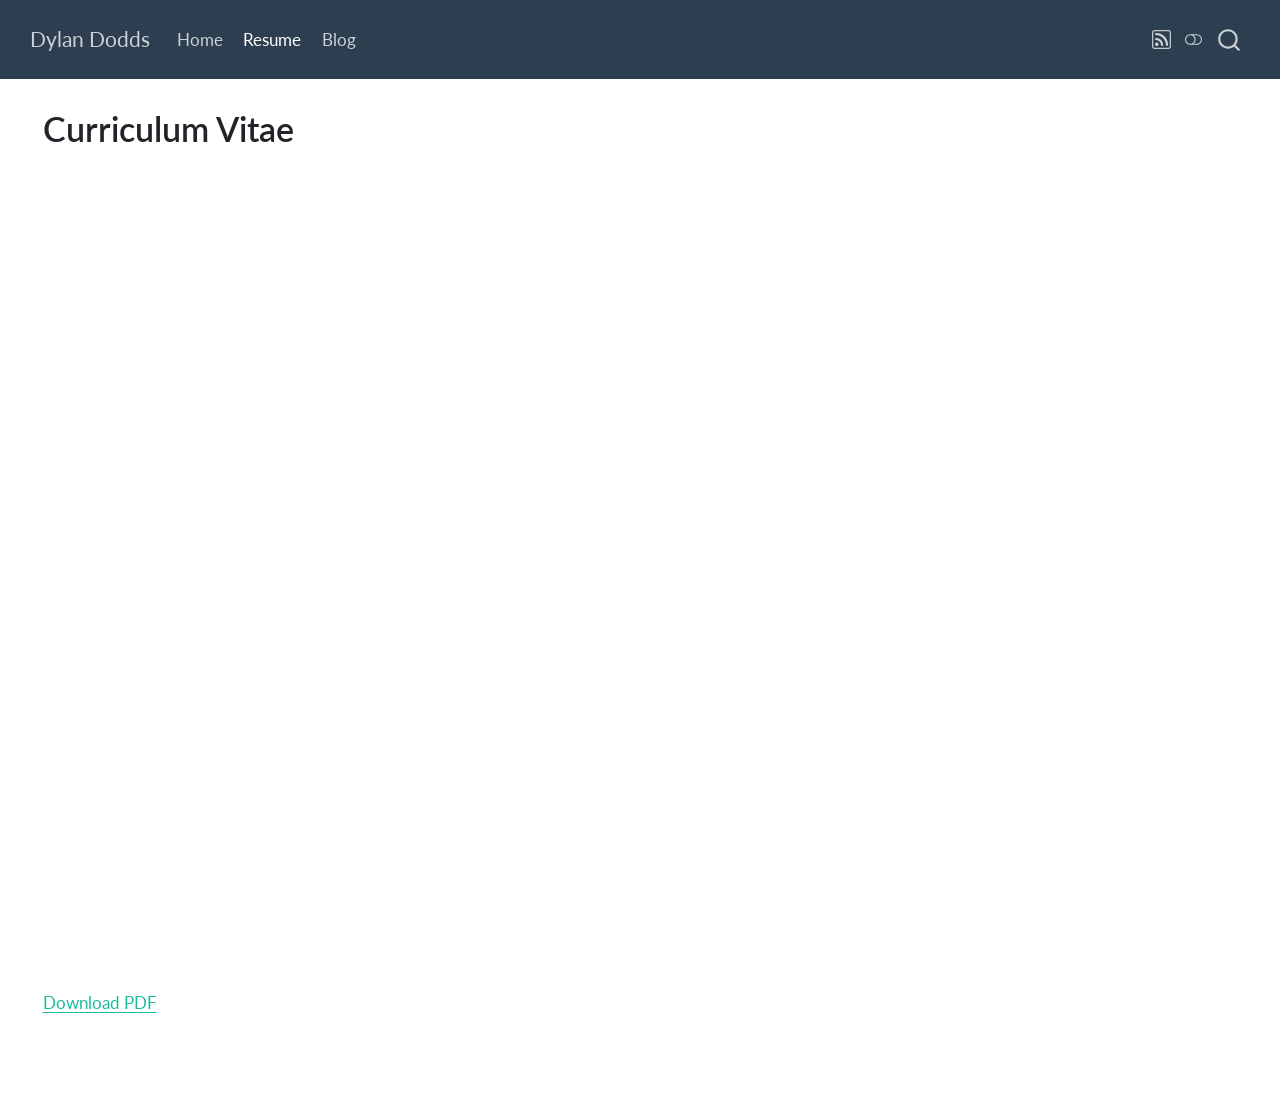
<file: cv.html>
<!DOCTYPE html>
<html xmlns="http://www.w3.org/1999/xhtml" lang="en" xml:lang="en"><head>

<meta charset="utf-8">
<meta name="generator" content="quarto-1.5.57">

<meta name="viewport" content="width=device-width, initial-scale=1.0, user-scalable=yes">


<title>Curriculum Vitae – Dylan Dodds</title>
<style>
code{white-space: pre-wrap;}
span.smallcaps{font-variant: small-caps;}
div.columns{display: flex; gap: min(4vw, 1.5em);}
div.column{flex: auto; overflow-x: auto;}
div.hanging-indent{margin-left: 1.5em; text-indent: -1.5em;}
ul.task-list{list-style: none;}
ul.task-list li input[type="checkbox"] {
  width: 0.8em;
  margin: 0 0.8em 0.2em -1em; /* quarto-specific, see https://github.com/quarto-dev/quarto-cli/issues/4556 */ 
  vertical-align: middle;
}
</style>


<script src="site_libs/quarto-nav/quarto-nav.js"></script>
<script src="site_libs/quarto-nav/headroom.min.js"></script>
<script src="site_libs/clipboard/clipboard.min.js"></script>
<script src="site_libs/quarto-search/autocomplete.umd.js"></script>
<script src="site_libs/quarto-search/fuse.min.js"></script>
<script src="site_libs/quarto-search/quarto-search.js"></script>
<meta name="quarto:offset" content="./">
<script src="site_libs/quarto-html/quarto.js"></script>
<script src="site_libs/quarto-html/popper.min.js"></script>
<script src="site_libs/quarto-html/tippy.umd.min.js"></script>
<script src="site_libs/quarto-html/anchor.min.js"></script>
<link href="site_libs/quarto-html/tippy.css" rel="stylesheet">
<link href="site_libs/quarto-html/quarto-syntax-highlighting.css" rel="stylesheet" class="quarto-color-scheme" id="quarto-text-highlighting-styles">
<link href="site_libs/quarto-html/quarto-syntax-highlighting-dark.css" rel="prefetch" class="quarto-color-scheme quarto-color-alternate" id="quarto-text-highlighting-styles">
<script src="site_libs/bootstrap/bootstrap.min.js"></script>
<link href="site_libs/bootstrap/bootstrap-icons.css" rel="stylesheet">
<link href="site_libs/bootstrap/bootstrap.min.css" rel="stylesheet" class="quarto-color-scheme" id="quarto-bootstrap" data-mode="light">
<link href="site_libs/bootstrap/bootstrap-dark.min.css" rel="prefetch" class="quarto-color-scheme quarto-color-alternate" id="quarto-bootstrap" data-mode="dark">
<script id="quarto-search-options" type="application/json">{
  "location": "navbar",
  "copy-button": false,
  "collapse-after": 3,
  "panel-placement": "end",
  "type": "overlay",
  "limit": 50,
  "keyboard-shortcut": [
    "f",
    "/",
    "s"
  ],
  "show-item-context": false,
  "language": {
    "search-no-results-text": "No results",
    "search-matching-documents-text": "matching documents",
    "search-copy-link-title": "Copy link to search",
    "search-hide-matches-text": "Hide additional matches",
    "search-more-match-text": "more match in this document",
    "search-more-matches-text": "more matches in this document",
    "search-clear-button-title": "Clear",
    "search-text-placeholder": "",
    "search-detached-cancel-button-title": "Cancel",
    "search-submit-button-title": "Submit",
    "search-label": "Search"
  }
}</script>


<link rel="stylesheet" href="styles.css">
</head>

<body class="nav-fixed">

<div id="quarto-search-results"></div>
  <header id="quarto-header" class="headroom fixed-top">
    <nav class="navbar navbar-expand-lg " data-bs-theme="dark">
      <div class="navbar-container container-fluid">
      <div class="navbar-brand-container mx-auto">
    <a class="navbar-brand" href="./index.html">
    <span class="navbar-title">Dylan Dodds</span>
    </a>
  </div>
            <div id="quarto-search" class="" title="Search"></div>
          <button class="navbar-toggler" type="button" data-bs-toggle="collapse" data-bs-target="#navbarCollapse" aria-controls="navbarCollapse" role="menu" aria-expanded="false" aria-label="Toggle navigation" onclick="if (window.quartoToggleHeadroom) { window.quartoToggleHeadroom(); }">
  <span class="navbar-toggler-icon"></span>
</button>
          <div class="collapse navbar-collapse" id="navbarCollapse">
            <ul class="navbar-nav navbar-nav-scroll me-auto">
  <li class="nav-item">
    <a class="nav-link" href="./index.html"> 
<span class="menu-text">Home</span></a>
  </li>  
  <li class="nav-item">
    <a class="nav-link active" href="./cv.html" aria-current="page"> 
<span class="menu-text">Resume</span></a>
  </li>  
  <li class="nav-item">
    <a class="nav-link" href="./posts.html"> 
<span class="menu-text">Blog</span></a>
  </li>  
</ul>
            <ul class="navbar-nav navbar-nav-scroll ms-auto">
  <li class="nav-item compact">
    <a class="nav-link" href="./posts.xml"> <i class="bi bi-rss" role="img">
</i> 
<span class="menu-text"></span></a>
  </li>  
</ul>
          </div> <!-- /navcollapse -->
            <div class="quarto-navbar-tools">
  <a href="" class="quarto-color-scheme-toggle quarto-navigation-tool  px-1" onclick="window.quartoToggleColorScheme(); return false;" title="Toggle dark mode"><i class="bi"></i></a>
</div>
      </div> <!-- /container-fluid -->
    </nav>
</header>
<!-- content -->
<div id="quarto-content" class="quarto-container page-columns page-rows-contents page-layout-article page-navbar">
<!-- sidebar -->
<!-- margin-sidebar -->
    <div id="quarto-margin-sidebar" class="sidebar margin-sidebar zindex-bottom">
        
    </div>
<!-- main -->
<main class="content" id="quarto-document-content">

<header id="title-block-header" class="quarto-title-block default">
<div class="quarto-title">
<h1 class="title">Curriculum Vitae</h1>
</div>



<div class="quarto-title-meta">

    
  
    
  </div>
  


</header>


<iframe src="files/resume.pdf" width="100%" height="800px" style="border: none;">
</iframe>
<p><a href="files/resume.pdf" target="_blank">Download PDF</a></p>



</main> <!-- /main -->
<script id="quarto-html-after-body" type="application/javascript">
window.document.addEventListener("DOMContentLoaded", function (event) {
  const toggleBodyColorMode = (bsSheetEl) => {
    const mode = bsSheetEl.getAttribute("data-mode");
    const bodyEl = window.document.querySelector("body");
    if (mode === "dark") {
      bodyEl.classList.add("quarto-dark");
      bodyEl.classList.remove("quarto-light");
    } else {
      bodyEl.classList.add("quarto-light");
      bodyEl.classList.remove("quarto-dark");
    }
  }
  const toggleBodyColorPrimary = () => {
    const bsSheetEl = window.document.querySelector("link#quarto-bootstrap");
    if (bsSheetEl) {
      toggleBodyColorMode(bsSheetEl);
    }
  }
  toggleBodyColorPrimary();  
  const disableStylesheet = (stylesheets) => {
    for (let i=0; i < stylesheets.length; i++) {
      const stylesheet = stylesheets[i];
      stylesheet.rel = 'prefetch';
    }
  }
  const enableStylesheet = (stylesheets) => {
    for (let i=0; i < stylesheets.length; i++) {
      const stylesheet = stylesheets[i];
      stylesheet.rel = 'stylesheet';
    }
  }
  const manageTransitions = (selector, allowTransitions) => {
    const els = window.document.querySelectorAll(selector);
    for (let i=0; i < els.length; i++) {
      const el = els[i];
      if (allowTransitions) {
        el.classList.remove('notransition');
      } else {
        el.classList.add('notransition');
      }
    }
  }
  const toggleGiscusIfUsed = (isAlternate, darkModeDefault) => {
    const baseTheme = document.querySelector('#giscus-base-theme')?.value ?? 'light';
    const alternateTheme = document.querySelector('#giscus-alt-theme')?.value ?? 'dark';
    let newTheme = '';
    if(darkModeDefault) {
      newTheme = isAlternate ? baseTheme : alternateTheme;
    } else {
      newTheme = isAlternate ? alternateTheme : baseTheme;
    }
    const changeGiscusTheme = () => {
      // From: https://github.com/giscus/giscus/issues/336
      const sendMessage = (message) => {
        const iframe = document.querySelector('iframe.giscus-frame');
        if (!iframe) return;
        iframe.contentWindow.postMessage({ giscus: message }, 'https://giscus.app');
      }
      sendMessage({
        setConfig: {
          theme: newTheme
        }
      });
    }
    const isGiscussLoaded = window.document.querySelector('iframe.giscus-frame') !== null;
    if (isGiscussLoaded) {
      changeGiscusTheme();
    }
  }
  const toggleColorMode = (alternate) => {
    // Switch the stylesheets
    const alternateStylesheets = window.document.querySelectorAll('link.quarto-color-scheme.quarto-color-alternate');
    manageTransitions('#quarto-margin-sidebar .nav-link', false);
    if (alternate) {
      enableStylesheet(alternateStylesheets);
      for (const sheetNode of alternateStylesheets) {
        if (sheetNode.id === "quarto-bootstrap") {
          toggleBodyColorMode(sheetNode);
        }
      }
    } else {
      disableStylesheet(alternateStylesheets);
      toggleBodyColorPrimary();
    }
    manageTransitions('#quarto-margin-sidebar .nav-link', true);
    // Switch the toggles
    const toggles = window.document.querySelectorAll('.quarto-color-scheme-toggle');
    for (let i=0; i < toggles.length; i++) {
      const toggle = toggles[i];
      if (toggle) {
        if (alternate) {
          toggle.classList.add("alternate");     
        } else {
          toggle.classList.remove("alternate");
        }
      }
    }
    // Hack to workaround the fact that safari doesn't
    // properly recolor the scrollbar when toggling (#1455)
    if (navigator.userAgent.indexOf('Safari') > 0 && navigator.userAgent.indexOf('Chrome') == -1) {
      manageTransitions("body", false);
      window.scrollTo(0, 1);
      setTimeout(() => {
        window.scrollTo(0, 0);
        manageTransitions("body", true);
      }, 40);  
    }
  }
  const isFileUrl = () => { 
    return window.location.protocol === 'file:';
  }
  const hasAlternateSentinel = () => {  
    let styleSentinel = getColorSchemeSentinel();
    if (styleSentinel !== null) {
      return styleSentinel === "alternate";
    } else {
      return false;
    }
  }
  const setStyleSentinel = (alternate) => {
    const value = alternate ? "alternate" : "default";
    if (!isFileUrl()) {
      window.localStorage.setItem("quarto-color-scheme", value);
    } else {
      localAlternateSentinel = value;
    }
  }
  const getColorSchemeSentinel = () => {
    if (!isFileUrl()) {
      const storageValue = window.localStorage.getItem("quarto-color-scheme");
      return storageValue != null ? storageValue : localAlternateSentinel;
    } else {
      return localAlternateSentinel;
    }
  }
  const darkModeDefault = false;
  let localAlternateSentinel = darkModeDefault ? 'alternate' : 'default';
  // Dark / light mode switch
  window.quartoToggleColorScheme = () => {
    // Read the current dark / light value 
    let toAlternate = !hasAlternateSentinel();
    toggleColorMode(toAlternate);
    setStyleSentinel(toAlternate);
    toggleGiscusIfUsed(toAlternate, darkModeDefault);
  };
  // Ensure there is a toggle, if there isn't float one in the top right
  if (window.document.querySelector('.quarto-color-scheme-toggle') === null) {
    const a = window.document.createElement('a');
    a.classList.add('top-right');
    a.classList.add('quarto-color-scheme-toggle');
    a.href = "";
    a.onclick = function() { try { window.quartoToggleColorScheme(); } catch {} return false; };
    const i = window.document.createElement("i");
    i.classList.add('bi');
    a.appendChild(i);
    window.document.body.appendChild(a);
  }
  // Switch to dark mode if need be
  if (hasAlternateSentinel()) {
    toggleColorMode(true);
  } else {
    toggleColorMode(false);
  }
  const icon = "";
  const anchorJS = new window.AnchorJS();
  anchorJS.options = {
    placement: 'right',
    icon: icon
  };
  anchorJS.add('.anchored');
  const isCodeAnnotation = (el) => {
    for (const clz of el.classList) {
      if (clz.startsWith('code-annotation-')) {                     
        return true;
      }
    }
    return false;
  }
  const onCopySuccess = function(e) {
    // button target
    const button = e.trigger;
    // don't keep focus
    button.blur();
    // flash "checked"
    button.classList.add('code-copy-button-checked');
    var currentTitle = button.getAttribute("title");
    button.setAttribute("title", "Copied!");
    let tooltip;
    if (window.bootstrap) {
      button.setAttribute("data-bs-toggle", "tooltip");
      button.setAttribute("data-bs-placement", "left");
      button.setAttribute("data-bs-title", "Copied!");
      tooltip = new bootstrap.Tooltip(button, 
        { trigger: "manual", 
          customClass: "code-copy-button-tooltip",
          offset: [0, -8]});
      tooltip.show();    
    }
    setTimeout(function() {
      if (tooltip) {
        tooltip.hide();
        button.removeAttribute("data-bs-title");
        button.removeAttribute("data-bs-toggle");
        button.removeAttribute("data-bs-placement");
      }
      button.setAttribute("title", currentTitle);
      button.classList.remove('code-copy-button-checked');
    }, 1000);
    // clear code selection
    e.clearSelection();
  }
  const getTextToCopy = function(trigger) {
      const codeEl = trigger.previousElementSibling.cloneNode(true);
      for (const childEl of codeEl.children) {
        if (isCodeAnnotation(childEl)) {
          childEl.remove();
        }
      }
      return codeEl.innerText;
  }
  const clipboard = new window.ClipboardJS('.code-copy-button:not([data-in-quarto-modal])', {
    text: getTextToCopy
  });
  clipboard.on('success', onCopySuccess);
  if (window.document.getElementById('quarto-embedded-source-code-modal')) {
    // For code content inside modals, clipBoardJS needs to be initialized with a container option
    // TODO: Check when it could be a function (https://github.com/zenorocha/clipboard.js/issues/860)
    const clipboardModal = new window.ClipboardJS('.code-copy-button[data-in-quarto-modal]', {
      text: getTextToCopy,
      container: window.document.getElementById('quarto-embedded-source-code-modal')
    });
    clipboardModal.on('success', onCopySuccess);
  }
    var localhostRegex = new RegExp(/^(?:http|https):\/\/localhost\:?[0-9]*\//);
    var mailtoRegex = new RegExp(/^mailto:/);
      var filterRegex = new RegExp("https:\/\/ida314\.github\.io");
    var isInternal = (href) => {
        return filterRegex.test(href) || localhostRegex.test(href) || mailtoRegex.test(href);
    }
    // Inspect non-navigation links and adorn them if external
 	var links = window.document.querySelectorAll('a[href]:not(.nav-link):not(.navbar-brand):not(.toc-action):not(.sidebar-link):not(.sidebar-item-toggle):not(.pagination-link):not(.no-external):not([aria-hidden]):not(.dropdown-item):not(.quarto-navigation-tool):not(.about-link)');
    for (var i=0; i<links.length; i++) {
      const link = links[i];
      if (!isInternal(link.href)) {
        // undo the damage that might have been done by quarto-nav.js in the case of
        // links that we want to consider external
        if (link.dataset.originalHref !== undefined) {
          link.href = link.dataset.originalHref;
        }
      }
    }
  function tippyHover(el, contentFn, onTriggerFn, onUntriggerFn) {
    const config = {
      allowHTML: true,
      maxWidth: 500,
      delay: 100,
      arrow: false,
      appendTo: function(el) {
          return el.parentElement;
      },
      interactive: true,
      interactiveBorder: 10,
      theme: 'quarto',
      placement: 'bottom-start',
    };
    if (contentFn) {
      config.content = contentFn;
    }
    if (onTriggerFn) {
      config.onTrigger = onTriggerFn;
    }
    if (onUntriggerFn) {
      config.onUntrigger = onUntriggerFn;
    }
    window.tippy(el, config); 
  }
  const noterefs = window.document.querySelectorAll('a[role="doc-noteref"]');
  for (var i=0; i<noterefs.length; i++) {
    const ref = noterefs[i];
    tippyHover(ref, function() {
      // use id or data attribute instead here
      let href = ref.getAttribute('data-footnote-href') || ref.getAttribute('href');
      try { href = new URL(href).hash; } catch {}
      const id = href.replace(/^#\/?/, "");
      const note = window.document.getElementById(id);
      if (note) {
        return note.innerHTML;
      } else {
        return "";
      }
    });
  }
  const xrefs = window.document.querySelectorAll('a.quarto-xref');
  const processXRef = (id, note) => {
    // Strip column container classes
    const stripColumnClz = (el) => {
      el.classList.remove("page-full", "page-columns");
      if (el.children) {
        for (const child of el.children) {
          stripColumnClz(child);
        }
      }
    }
    stripColumnClz(note)
    if (id === null || id.startsWith('sec-')) {
      // Special case sections, only their first couple elements
      const container = document.createElement("div");
      if (note.children && note.children.length > 2) {
        container.appendChild(note.children[0].cloneNode(true));
        for (let i = 1; i < note.children.length; i++) {
          const child = note.children[i];
          if (child.tagName === "P" && child.innerText === "") {
            continue;
          } else {
            container.appendChild(child.cloneNode(true));
            break;
          }
        }
        if (window.Quarto?.typesetMath) {
          window.Quarto.typesetMath(container);
        }
        return container.innerHTML
      } else {
        if (window.Quarto?.typesetMath) {
          window.Quarto.typesetMath(note);
        }
        return note.innerHTML;
      }
    } else {
      // Remove any anchor links if they are present
      const anchorLink = note.querySelector('a.anchorjs-link');
      if (anchorLink) {
        anchorLink.remove();
      }
      if (window.Quarto?.typesetMath) {
        window.Quarto.typesetMath(note);
      }
      // TODO in 1.5, we should make sure this works without a callout special case
      if (note.classList.contains("callout")) {
        return note.outerHTML;
      } else {
        return note.innerHTML;
      }
    }
  }
  for (var i=0; i<xrefs.length; i++) {
    const xref = xrefs[i];
    tippyHover(xref, undefined, function(instance) {
      instance.disable();
      let url = xref.getAttribute('href');
      let hash = undefined; 
      if (url.startsWith('#')) {
        hash = url;
      } else {
        try { hash = new URL(url).hash; } catch {}
      }
      if (hash) {
        const id = hash.replace(/^#\/?/, "");
        const note = window.document.getElementById(id);
        if (note !== null) {
          try {
            const html = processXRef(id, note.cloneNode(true));
            instance.setContent(html);
          } finally {
            instance.enable();
            instance.show();
          }
        } else {
          // See if we can fetch this
          fetch(url.split('#')[0])
          .then(res => res.text())
          .then(html => {
            const parser = new DOMParser();
            const htmlDoc = parser.parseFromString(html, "text/html");
            const note = htmlDoc.getElementById(id);
            if (note !== null) {
              const html = processXRef(id, note);
              instance.setContent(html);
            } 
          }).finally(() => {
            instance.enable();
            instance.show();
          });
        }
      } else {
        // See if we can fetch a full url (with no hash to target)
        // This is a special case and we should probably do some content thinning / targeting
        fetch(url)
        .then(res => res.text())
        .then(html => {
          const parser = new DOMParser();
          const htmlDoc = parser.parseFromString(html, "text/html");
          const note = htmlDoc.querySelector('main.content');
          if (note !== null) {
            // This should only happen for chapter cross references
            // (since there is no id in the URL)
            // remove the first header
            if (note.children.length > 0 && note.children[0].tagName === "HEADER") {
              note.children[0].remove();
            }
            const html = processXRef(null, note);
            instance.setContent(html);
          } 
        }).finally(() => {
          instance.enable();
          instance.show();
        });
      }
    }, function(instance) {
    });
  }
      let selectedAnnoteEl;
      const selectorForAnnotation = ( cell, annotation) => {
        let cellAttr = 'data-code-cell="' + cell + '"';
        let lineAttr = 'data-code-annotation="' +  annotation + '"';
        const selector = 'span[' + cellAttr + '][' + lineAttr + ']';
        return selector;
      }
      const selectCodeLines = (annoteEl) => {
        const doc = window.document;
        const targetCell = annoteEl.getAttribute("data-target-cell");
        const targetAnnotation = annoteEl.getAttribute("data-target-annotation");
        const annoteSpan = window.document.querySelector(selectorForAnnotation(targetCell, targetAnnotation));
        const lines = annoteSpan.getAttribute("data-code-lines").split(",");
        const lineIds = lines.map((line) => {
          return targetCell + "-" + line;
        })
        let top = null;
        let height = null;
        let parent = null;
        if (lineIds.length > 0) {
            //compute the position of the single el (top and bottom and make a div)
            const el = window.document.getElementById(lineIds[0]);
            top = el.offsetTop;
            height = el.offsetHeight;
            parent = el.parentElement.parentElement;
          if (lineIds.length > 1) {
            const lastEl = window.document.getElementById(lineIds[lineIds.length - 1]);
            const bottom = lastEl.offsetTop + lastEl.offsetHeight;
            height = bottom - top;
          }
          if (top !== null && height !== null && parent !== null) {
            // cook up a div (if necessary) and position it 
            let div = window.document.getElementById("code-annotation-line-highlight");
            if (div === null) {
              div = window.document.createElement("div");
              div.setAttribute("id", "code-annotation-line-highlight");
              div.style.position = 'absolute';
              parent.appendChild(div);
            }
            div.style.top = top - 2 + "px";
            div.style.height = height + 4 + "px";
            div.style.left = 0;
            let gutterDiv = window.document.getElementById("code-annotation-line-highlight-gutter");
            if (gutterDiv === null) {
              gutterDiv = window.document.createElement("div");
              gutterDiv.setAttribute("id", "code-annotation-line-highlight-gutter");
              gutterDiv.style.position = 'absolute';
              const codeCell = window.document.getElementById(targetCell);
              const gutter = codeCell.querySelector('.code-annotation-gutter');
              gutter.appendChild(gutterDiv);
            }
            gutterDiv.style.top = top - 2 + "px";
            gutterDiv.style.height = height + 4 + "px";
          }
          selectedAnnoteEl = annoteEl;
        }
      };
      const unselectCodeLines = () => {
        const elementsIds = ["code-annotation-line-highlight", "code-annotation-line-highlight-gutter"];
        elementsIds.forEach((elId) => {
          const div = window.document.getElementById(elId);
          if (div) {
            div.remove();
          }
        });
        selectedAnnoteEl = undefined;
      };
        // Handle positioning of the toggle
    window.addEventListener(
      "resize",
      throttle(() => {
        elRect = undefined;
        if (selectedAnnoteEl) {
          selectCodeLines(selectedAnnoteEl);
        }
      }, 10)
    );
    function throttle(fn, ms) {
    let throttle = false;
    let timer;
      return (...args) => {
        if(!throttle) { // first call gets through
            fn.apply(this, args);
            throttle = true;
        } else { // all the others get throttled
            if(timer) clearTimeout(timer); // cancel #2
            timer = setTimeout(() => {
              fn.apply(this, args);
              timer = throttle = false;
            }, ms);
        }
      };
    }
      // Attach click handler to the DT
      const annoteDls = window.document.querySelectorAll('dt[data-target-cell]');
      for (const annoteDlNode of annoteDls) {
        annoteDlNode.addEventListener('click', (event) => {
          const clickedEl = event.target;
          if (clickedEl !== selectedAnnoteEl) {
            unselectCodeLines();
            const activeEl = window.document.querySelector('dt[data-target-cell].code-annotation-active');
            if (activeEl) {
              activeEl.classList.remove('code-annotation-active');
            }
            selectCodeLines(clickedEl);
            clickedEl.classList.add('code-annotation-active');
          } else {
            // Unselect the line
            unselectCodeLines();
            clickedEl.classList.remove('code-annotation-active');
          }
        });
      }
  const findCites = (el) => {
    const parentEl = el.parentElement;
    if (parentEl) {
      const cites = parentEl.dataset.cites;
      if (cites) {
        return {
          el,
          cites: cites.split(' ')
        };
      } else {
        return findCites(el.parentElement)
      }
    } else {
      return undefined;
    }
  };
  var bibliorefs = window.document.querySelectorAll('a[role="doc-biblioref"]');
  for (var i=0; i<bibliorefs.length; i++) {
    const ref = bibliorefs[i];
    const citeInfo = findCites(ref);
    if (citeInfo) {
      tippyHover(citeInfo.el, function() {
        var popup = window.document.createElement('div');
        citeInfo.cites.forEach(function(cite) {
          var citeDiv = window.document.createElement('div');
          citeDiv.classList.add('hanging-indent');
          citeDiv.classList.add('csl-entry');
          var biblioDiv = window.document.getElementById('ref-' + cite);
          if (biblioDiv) {
            citeDiv.innerHTML = biblioDiv.innerHTML;
          }
          popup.appendChild(citeDiv);
        });
        return popup.innerHTML;
      });
    }
  }
});
</script>
</div> <!-- /content -->




</body></html>
</file>
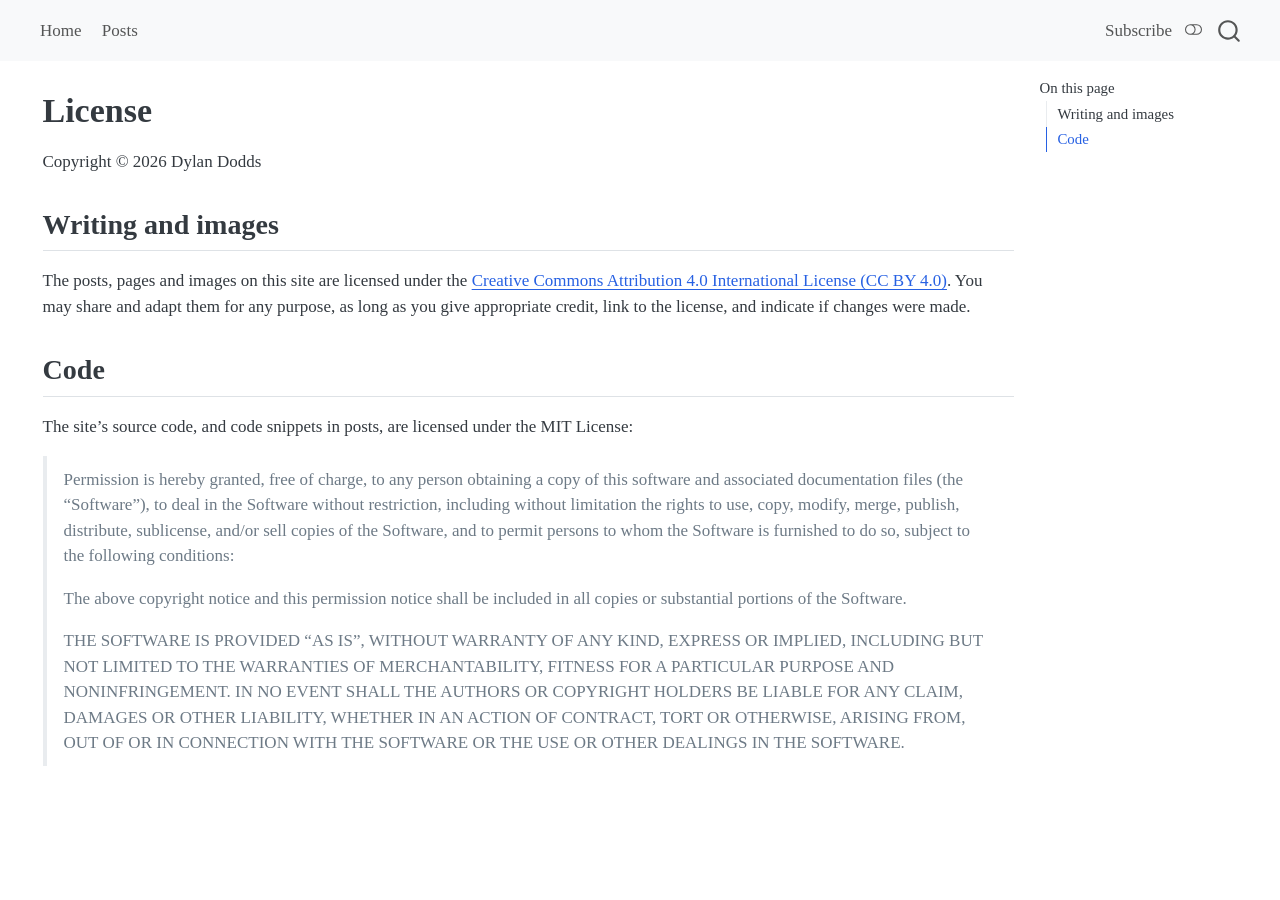
<file: LICENSE.html>
<!DOCTYPE html>
<html xmlns="http://www.w3.org/1999/xhtml" lang="en" xml:lang="en"><head>

<meta charset="utf-8">
<meta name="generator" content="quarto-1.9.38">

<meta name="viewport" content="width=device-width, initial-scale=1.0, user-scalable=yes">


<title>License – Dylan Dodds</title>
<style>
/* Default styles provided by pandoc.
** See https://pandoc.org/MANUAL.html#variables-for-html for config info.
*/
code{white-space: pre-wrap;}
span.smallcaps{font-variant: small-caps;}
div.columns{display: flex; gap: min(4vw, 1.5em);}
div.column{flex: auto; overflow-x: auto;}
div.hanging-indent{margin-left: 1.5em; text-indent: -1.5em;}
ul.task-list{list-style: none;}
ul.task-list li input[type="checkbox"] {
  width: 0.8em;
  margin: 0 0.8em 0.2em -1em; /* quarto-specific, see https://github.com/quarto-dev/quarto-cli/issues/4556 */ 
  vertical-align: middle;
}
</style>


<script src="site_libs/quarto-nav/quarto-nav.js"></script>
<script src="site_libs/quarto-nav/headroom.min.js"></script>
<script src="site_libs/clipboard/clipboard.min.js"></script>
<script src="site_libs/quarto-search/autocomplete.umd.js"></script>
<script src="site_libs/quarto-search/fuse.min.js"></script>
<script src="site_libs/quarto-search/quarto-search.js"></script>
<meta name="quarto:offset" content="./">
<script src="site_libs/quarto-html/quarto.js" type="module"></script>
<script src="site_libs/quarto-html/tabsets/tabsets.js" type="module"></script>
<script src="site_libs/quarto-html/popper.min.js"></script>
<script src="site_libs/quarto-html/tippy.umd.min.js"></script>
<script src="site_libs/quarto-html/anchor.min.js"></script>
<link href="site_libs/quarto-html/tippy.css" rel="stylesheet">
<link href="site_libs/quarto-html/quarto-syntax-highlighting-15634bcf2e68342d4ad2dfa704d543f6.css" rel="stylesheet" class="quarto-color-scheme" id="quarto-text-highlighting-styles">
<link href="site_libs/quarto-html/quarto-syntax-highlighting-dark-0a6b7249c26820e032cb0bd839ff02b1.css" rel="stylesheet" class="quarto-color-scheme quarto-color-alternate" id="quarto-text-highlighting-styles">
<link href="site_libs/quarto-html/quarto-syntax-highlighting-15634bcf2e68342d4ad2dfa704d543f6.css" rel="stylesheet" class="quarto-color-scheme-extra" id="quarto-text-highlighting-styles">
<script src="site_libs/bootstrap/bootstrap.min.js"></script>
<link href="site_libs/bootstrap/bootstrap-icons.css" rel="stylesheet">
<link href="site_libs/bootstrap/bootstrap-8152e7a993f9d015da95f72086a08ce3.min.css" rel="stylesheet" append-hash="true" class="quarto-color-scheme" id="quarto-bootstrap" data-mode="light">
<link href="site_libs/bootstrap/bootstrap-dark-4c639cf1204d186d16213dfe540f7d62.min.css" rel="stylesheet" append-hash="true" class="quarto-color-scheme quarto-color-alternate" id="quarto-bootstrap" data-mode="dark">
<link href="site_libs/bootstrap/bootstrap-8152e7a993f9d015da95f72086a08ce3.min.css" rel="stylesheet" append-hash="true" class="quarto-color-scheme-extra" id="quarto-bootstrap" data-mode="light">
<script id="quarto-search-options" type="application/json">{
  "location": "navbar",
  "copy-button": false,
  "collapse-after": 3,
  "panel-placement": "end",
  "type": "overlay",
  "limit": 50,
  "keyboard-shortcut": [
    "f",
    "/",
    "s"
  ],
  "show-item-context": false,
  "language": {
    "search-no-results-text": "No results",
    "search-matching-documents-text": "matching documents",
    "search-copy-link-title": "Copy link to search",
    "search-hide-matches-text": "Hide additional matches",
    "search-more-match-text": "more match in this document",
    "search-more-matches-text": "more matches in this document",
    "search-clear-button-title": "Clear",
    "search-text-placeholder": "",
    "search-detached-cancel-button-title": "Cancel",
    "search-submit-button-title": "Submit",
    "search-label": "Search"
  }
}</script>
<link rel="alternate" type="application/rss+xml" title="Dylan Dodds" href="./posts.xml">


<link rel="stylesheet" href="styles.css">
</head>

<body class="nav-fixed quarto-light"><script id="quarto-html-before-body" type="application/javascript">
    const toggleBodyColorMode = (bsSheetEl) => {
      const mode = bsSheetEl.getAttribute("data-mode");
      const bodyEl = window.document.querySelector("body");
      if (mode === "dark") {
        bodyEl.classList.add("quarto-dark");
        bodyEl.classList.remove("quarto-light");
      } else {
        bodyEl.classList.add("quarto-light");
        bodyEl.classList.remove("quarto-dark");
      }
    }
    const toggleBodyColorPrimary = () => {
      const bsSheetEl = window.document.querySelector("link#quarto-bootstrap:not([rel=disabled-stylesheet])");
      if (bsSheetEl) {
        toggleBodyColorMode(bsSheetEl);
      }
    }
    const setColorSchemeToggle = (alternate) => {
      const toggles = window.document.querySelectorAll('.quarto-color-scheme-toggle');
      for (let i=0; i < toggles.length; i++) {
        const toggle = toggles[i];
        if (toggle) {
          if (alternate) {
            toggle.classList.add("alternate");
          } else {
            toggle.classList.remove("alternate");
          }
        }
      }
    };
    const toggleColorMode = (alternate) => {
      // Switch the stylesheets
      const primaryStylesheets = window.document.querySelectorAll('link.quarto-color-scheme:not(.quarto-color-alternate)');
      const alternateStylesheets = window.document.querySelectorAll('link.quarto-color-scheme.quarto-color-alternate');
      manageTransitions('#quarto-margin-sidebar .nav-link', false);
      if (alternate) {
        // note: dark is layered on light, we don't disable primary!
        enableStylesheet(alternateStylesheets);
        for (const sheetNode of alternateStylesheets) {
          if (sheetNode.id === "quarto-bootstrap") {
            toggleBodyColorMode(sheetNode);
          }
        }
      } else {
        disableStylesheet(alternateStylesheets);
        enableStylesheet(primaryStylesheets)
        toggleBodyColorPrimary();
      }
      manageTransitions('#quarto-margin-sidebar .nav-link', true);
      // Switch the toggles
      setColorSchemeToggle(alternate)
      // Hack to workaround the fact that safari doesn't
      // properly recolor the scrollbar when toggling (#1455)
      if (navigator.userAgent.indexOf('Safari') > 0 && navigator.userAgent.indexOf('Chrome') == -1) {
        manageTransitions("body", false);
        window.scrollTo(0, 1);
        setTimeout(() => {
          window.scrollTo(0, 0);
          manageTransitions("body", true);
        }, 40);
      }
    }
    const disableStylesheet = (stylesheets) => {
      for (let i=0; i < stylesheets.length; i++) {
        const stylesheet = stylesheets[i];
        stylesheet.rel = 'disabled-stylesheet';
      }
    }
    const enableStylesheet = (stylesheets) => {
      for (let i=0; i < stylesheets.length; i++) {
        const stylesheet = stylesheets[i];
        if(stylesheet.rel !== 'stylesheet') { // for Chrome, which will still FOUC without this check
          stylesheet.rel = 'stylesheet';
        }
      }
    }
    const manageTransitions = (selector, allowTransitions) => {
      const els = window.document.querySelectorAll(selector);
      for (let i=0; i < els.length; i++) {
        const el = els[i];
        if (allowTransitions) {
          el.classList.remove('notransition');
        } else {
          el.classList.add('notransition');
        }
      }
    }
    const isFileUrl = () => {
      return window.location.protocol === 'file:';
    }
    const hasAlternateSentinel = () => {
      let styleSentinel = getColorSchemeSentinel();
      if (styleSentinel !== null) {
        return styleSentinel === "alternate";
      } else {
        return false;
      }
    }
    const setStyleSentinel = (alternate) => {
      const value = alternate ? "alternate" : "default";
      if (!isFileUrl()) {
        window.localStorage.setItem("quarto-color-scheme", value);
      } else {
        localAlternateSentinel = value;
      }
    }
    const getColorSchemeSentinel = () => {
      if (!isFileUrl()) {
        const storageValue = window.localStorage.getItem("quarto-color-scheme");
        return storageValue != null ? storageValue : localAlternateSentinel;
      } else {
        return localAlternateSentinel;
      }
    }
    const toggleGiscusIfUsed = (isAlternate, darkModeDefault) => {
      const baseTheme = document.querySelector('#giscus-base-theme')?.value ?? 'light';
      const alternateTheme = document.querySelector('#giscus-alt-theme')?.value ?? 'dark';
      let newTheme = '';
      if(authorPrefersDark) {
        newTheme = isAlternate ? baseTheme : alternateTheme;
      } else {
        newTheme = isAlternate ? alternateTheme : baseTheme;
      }
      const changeGiscusTheme = () => {
        // From: https://github.com/giscus/giscus/issues/336
        const sendMessage = (message) => {
          const iframe = document.querySelector('iframe.giscus-frame');
          if (!iframe) return;
          iframe.contentWindow.postMessage({ giscus: message }, 'https://giscus.app');
        }
        sendMessage({
          setConfig: {
            theme: newTheme
          }
        });
      }
      const isGiscussLoaded = window.document.querySelector('iframe.giscus-frame') !== null;
      if (isGiscussLoaded) {
        changeGiscusTheme();
      }
    };
    const authorPrefersDark = false;
    const darkModeDefault = authorPrefersDark;
      document.querySelector('link#quarto-text-highlighting-styles.quarto-color-scheme-extra').rel = 'disabled-stylesheet';
      document.querySelector('link#quarto-bootstrap.quarto-color-scheme-extra').rel = 'disabled-stylesheet';
    let localAlternateSentinel = darkModeDefault ? 'alternate' : 'default';
    // Dark / light mode switch
    window.quartoToggleColorScheme = () => {
      // Read the current dark / light value
      let toAlternate = !hasAlternateSentinel();
      toggleColorMode(toAlternate);
      setStyleSentinel(toAlternate);
      toggleGiscusIfUsed(toAlternate, darkModeDefault);
      window.dispatchEvent(new Event('resize'));
    };
    // Switch to dark mode if need be
    if (hasAlternateSentinel()) {
      toggleColorMode(true);
    } else {
      toggleColorMode(false);
    }
  </script>

<div id="quarto-search-results"></div>
  <header id="quarto-header" class="headroom fixed-top">
    <nav class="navbar navbar-expand-lg " data-bs-theme="dark">
      <div class="navbar-container container-fluid">
            <div id="quarto-search" class="" title="Search"></div>
          <button class="navbar-toggler" type="button" data-bs-toggle="collapse" data-bs-target="#navbarCollapse" aria-controls="navbarCollapse" role="menu" aria-expanded="false" aria-label="Toggle navigation" onclick="if (window.quartoToggleHeadroom) { window.quartoToggleHeadroom(); }">
  <span class="navbar-toggler-icon"></span>
</button>
          <div class="collapse navbar-collapse" id="navbarCollapse">
            <ul class="navbar-nav navbar-nav-scroll me-auto">
  <li class="nav-item">
    <a class="nav-link" href="./index.html"> 
<span class="menu-text">Home</span></a>
  </li>  
  <li class="nav-item">
    <a class="nav-link" href="./posts.html"> 
<span class="menu-text">Posts</span></a>
  </li>  
</ul>
          </div> <!-- /navcollapse -->
            <div class="quarto-navbar-tools">
  <a href="" class="quarto-color-scheme-toggle quarto-navigation-tool  px-1" onclick="window.quartoToggleColorScheme(); return false;" title="Toggle dark mode"><i class="bi"></i></a>
</div>
      </div> <!-- /container-fluid -->
    </nav>
</header>
<!-- content -->
<div id="quarto-content" class="quarto-container page-columns page-rows-contents page-layout-article page-navbar">
<!-- sidebar -->
<!-- margin-sidebar -->
    <div id="quarto-margin-sidebar" class="sidebar margin-sidebar">
        <nav id="TOC" role="doc-toc" class="toc-active">
    <h2 id="toc-title">On this page</h2>
   
  <ul>
  <li><a href="#writing-and-images" id="toc-writing-and-images" class="nav-link active" data-scroll-target="#writing-and-images">Writing and images</a></li>
  <li><a href="#code" id="toc-code" class="nav-link" data-scroll-target="#code">Code</a></li>
  </ul>
</nav>
    </div>
<!-- main -->
<main class="content" id="quarto-document-content">


<header id="title-block-header" class="quarto-title-block default">
<div class="quarto-title">
<h1 class="title">License</h1>
</div>



<div class="quarto-title-meta">

    
  
    
  </div>
  


</header>


<p>Copyright © 2026 Dylan Dodds</p>
<section id="writing-and-images" class="level2">
<h2 class="anchored" data-anchor-id="writing-and-images">Writing and images</h2>
<p>The posts, pages and images on this site are licensed under the <a href="https://creativecommons.org/licenses/by/4.0/">Creative Commons Attribution 4.0 International License (CC BY 4.0)</a>. You may share and adapt them for any purpose, as long as you give appropriate credit, link to the license, and indicate if changes were made.</p>
</section>
<section id="code" class="level2">
<h2 class="anchored" data-anchor-id="code">Code</h2>
<p>The site’s source code, and code snippets in posts, are licensed under the MIT License:</p>
<blockquote class="blockquote">
<p>Permission is hereby granted, free of charge, to any person obtaining a copy of this software and associated documentation files (the “Software”), to deal in the Software without restriction, including without limitation the rights to use, copy, modify, merge, publish, distribute, sublicense, and/or sell copies of the Software, and to permit persons to whom the Software is furnished to do so, subject to the following conditions:</p>
<p>The above copyright notice and this permission notice shall be included in all copies or substantial portions of the Software.</p>
<p>THE SOFTWARE IS PROVIDED “AS IS”, WITHOUT WARRANTY OF ANY KIND, EXPRESS OR IMPLIED, INCLUDING BUT NOT LIMITED TO THE WARRANTIES OF MERCHANTABILITY, FITNESS FOR A PARTICULAR PURPOSE AND NONINFRINGEMENT. IN NO EVENT SHALL THE AUTHORS OR COPYRIGHT HOLDERS BE LIABLE FOR ANY CLAIM, DAMAGES OR OTHER LIABILITY, WHETHER IN AN ACTION OF CONTRACT, TORT OR OTHERWISE, ARISING FROM, OUT OF OR IN CONNECTION WITH THE SOFTWARE OR THE USE OR OTHER DEALINGS IN THE SOFTWARE.</p>
</blockquote>


</section>

</main> <!-- /main -->
<!-- Buttondown signup in the navbar. Quarto's navbar config only takes links, so the dropdown is moved in beside the dark-mode toggle. -->
<div class="dropdown subscribe-dropdown" id="subscribe-dropdown">
  <a href="#" class="nav-link quarto-navigation-tool px-1" role="button" data-bs-toggle="dropdown" data-bs-auto-close="outside" data-bs-display="static" aria-expanded="false">Subscribe</a>
  <div class="dropdown-menu dropdown-menu-end">
    <form class="subscribe-form" action="https://buttondown.com/api/emails/embed-subscribe/dylandodds" method="post" target="_blank">
      <label for="bd-email">Get new posts by email</label>
      <input type="email" name="email" id="bd-email" class="form-control form-control-sm" placeholder="you@example.com" required="">
      <button type="submit" class="btn btn-sm btn-outline-secondary">Subscribe</button>
    </form>
  </div>
</div>
<script>
  document.querySelector(".quarto-navbar-tools")?.prepend(document.getElementById("subscribe-dropdown"));
</script>
<script id="quarto-html-after-body" type="application/javascript">
  window.document.addEventListener("DOMContentLoaded", function (event) {
    // Ensure there is a toggle, if there isn't float one in the top right
    if (window.document.querySelector('.quarto-color-scheme-toggle') === null) {
      const a = window.document.createElement('a');
      a.classList.add('top-right');
      a.classList.add('quarto-color-scheme-toggle');
      a.href = "";
      a.onclick = function() { try { window.quartoToggleColorScheme(); } catch {} return false; };
      const i = window.document.createElement("i");
      i.classList.add('bi');
      a.appendChild(i);
      window.document.body.appendChild(a);
    }
    setColorSchemeToggle(hasAlternateSentinel())
    const icon = "";
    const anchorJS = new window.AnchorJS();
    anchorJS.options = {
      placement: 'right',
      icon: icon
    };
    anchorJS.add('.anchored');
    const isCodeAnnotation = (el) => {
      for (const clz of el.classList) {
        if (clz.startsWith('code-annotation-')) {                     
          return true;
        }
      }
      return false;
    }
    const onCopySuccess = function(e) {
      // button target
      const button = e.trigger;
      // don't keep focus
      button.blur();
      // flash "checked"
      button.classList.add('code-copy-button-checked');
      var currentTitle = button.getAttribute("title");
      button.setAttribute("title", "Copied!");
      let tooltip;
      if (window.bootstrap) {
        button.setAttribute("data-bs-toggle", "tooltip");
        button.setAttribute("data-bs-placement", "left");
        button.setAttribute("data-bs-title", "Copied!");
        tooltip = new bootstrap.Tooltip(button, 
          { trigger: "manual", 
            customClass: "code-copy-button-tooltip",
            offset: [0, -8]});
        tooltip.show();    
      }
      setTimeout(function() {
        if (tooltip) {
          tooltip.hide();
          button.removeAttribute("data-bs-title");
          button.removeAttribute("data-bs-toggle");
          button.removeAttribute("data-bs-placement");
        }
        button.setAttribute("title", currentTitle);
        button.classList.remove('code-copy-button-checked');
      }, 1000);
      // clear code selection
      e.clearSelection();
    }
    const getTextToCopy = function(trigger) {
      const outerScaffold = trigger.parentElement.cloneNode(true);
      const codeEl = outerScaffold.querySelector('code');
      for (const childEl of codeEl.children) {
        if (isCodeAnnotation(childEl)) {
          childEl.remove();
        }
      }
      return codeEl.innerText;
    }
    const clipboard = new window.ClipboardJS('.code-copy-button:not([data-in-quarto-modal])', {
      text: getTextToCopy
    });
    clipboard.on('success', onCopySuccess);
    if (window.document.getElementById('quarto-embedded-source-code-modal')) {
      const clipboardModal = new window.ClipboardJS('.code-copy-button[data-in-quarto-modal]', {
        text: getTextToCopy,
        container: window.document.getElementById('quarto-embedded-source-code-modal')
      });
      clipboardModal.on('success', onCopySuccess);
    }
      var localhostRegex = new RegExp(/^(?:http|https):\/\/localhost\:?[0-9]*\//);
      var mailtoRegex = new RegExp(/^mailto:/);
        var filterRegex = new RegExp("https:\/\/dylanyuma\.com");
      var isInternal = (href) => {
          return filterRegex.test(href) || localhostRegex.test(href) || mailtoRegex.test(href);
      }
      // Inspect non-navigation links and adorn them if external
     var links = window.document.querySelectorAll('a[href]:not(.nav-link):not(.navbar-brand):not(.toc-action):not(.sidebar-link):not(.sidebar-item-toggle):not(.pagination-link):not(.no-external):not([aria-hidden]):not(.dropdown-item):not(.quarto-navigation-tool):not(.about-link)');
      for (var i=0; i<links.length; i++) {
        const link = links[i];
        if (!isInternal(link.href)) {
          // undo the damage that might have been done by quarto-nav.js in the case of
          // links that we want to consider external
          if (link.dataset.originalHref !== undefined) {
            link.href = link.dataset.originalHref;
          }
        }
      }
    function tippyHover(el, contentFn, onTriggerFn, onUntriggerFn) {
      const config = {
        allowHTML: true,
        maxWidth: 500,
        delay: 100,
        arrow: false,
        appendTo: function(el) {
            return el.parentElement;
        },
        interactive: true,
        interactiveBorder: 10,
        theme: 'quarto',
        placement: 'bottom-start',
      };
      if (contentFn) {
        config.content = contentFn;
      }
      if (onTriggerFn) {
        config.onTrigger = onTriggerFn;
      }
      if (onUntriggerFn) {
        config.onUntrigger = onUntriggerFn;
      }
      window.tippy(el, config); 
    }
    const noterefs = window.document.querySelectorAll('a[role="doc-noteref"]');
    for (var i=0; i<noterefs.length; i++) {
      const ref = noterefs[i];
      tippyHover(ref, function() {
        // use id or data attribute instead here
        let href = ref.getAttribute('data-footnote-href') || ref.getAttribute('href');
        try { href = new URL(href).hash; } catch {}
        const id = href.replace(/^#\/?/, "");
        const note = window.document.getElementById(id);
        if (note) {
          return note.innerHTML;
        } else {
          return "";
        }
      });
    }
    const xrefs = window.document.querySelectorAll('a.quarto-xref');
    const processXRef = (id, note) => {
      // Strip column container classes
      const stripColumnClz = (el) => {
        el.classList.remove("page-full", "page-columns");
        if (el.children) {
          for (const child of el.children) {
            stripColumnClz(child);
          }
        }
      }
      stripColumnClz(note)
      if (id === null || id.startsWith('sec-')) {
        // Special case sections, only their first couple elements
        const container = document.createElement("div");
        if (note.children && note.children.length > 2) {
          container.appendChild(note.children[0].cloneNode(true));
          for (let i = 1; i < note.children.length; i++) {
            const child = note.children[i];
            if (child.tagName === "P" && child.innerText === "") {
              continue;
            } else {
              container.appendChild(child.cloneNode(true));
              break;
            }
          }
          if (window.Quarto?.typesetMath) {
            window.Quarto.typesetMath(container);
          }
          return container.innerHTML
        } else {
          if (window.Quarto?.typesetMath) {
            window.Quarto.typesetMath(note);
          }
          return note.innerHTML;
        }
      } else {
        // Remove any anchor links if they are present
        const anchorLink = note.querySelector('a.anchorjs-link');
        if (anchorLink) {
          anchorLink.remove();
        }
        if (window.Quarto?.typesetMath) {
          window.Quarto.typesetMath(note);
        }
        if (note.classList.contains("callout")) {
          return note.outerHTML;
        } else {
          return note.innerHTML;
        }
      }
    }
    for (var i=0; i<xrefs.length; i++) {
      const xref = xrefs[i];
      tippyHover(xref, undefined, function(instance) {
        instance.disable();
        let url = xref.getAttribute('href');
        let hash = undefined; 
        if (url.startsWith('#')) {
          hash = url;
        } else {
          try { hash = new URL(url).hash; } catch {}
        }
        if (hash) {
          const id = hash.replace(/^#\/?/, "");
          const note = window.document.getElementById(id);
          if (note !== null) {
            try {
              const html = processXRef(id, note.cloneNode(true));
              instance.setContent(html);
            } finally {
              instance.enable();
              instance.show();
            }
          } else {
            // See if we can fetch this
            fetch(url.split('#')[0])
            .then(res => res.text())
            .then(html => {
              const parser = new DOMParser();
              const htmlDoc = parser.parseFromString(html, "text/html");
              const note = htmlDoc.getElementById(id);
              if (note !== null) {
                const html = processXRef(id, note);
                instance.setContent(html);
              } 
            }).finally(() => {
              instance.enable();
              instance.show();
            });
          }
        } else {
          // See if we can fetch a full url (with no hash to target)
          // This is a special case and we should probably do some content thinning / targeting
          fetch(url)
          .then(res => res.text())
          .then(html => {
            const parser = new DOMParser();
            const htmlDoc = parser.parseFromString(html, "text/html");
            const note = htmlDoc.querySelector('main.content');
            if (note !== null) {
              // This should only happen for chapter cross references
              // (since there is no id in the URL)
              // remove the first header
              if (note.children.length > 0 && note.children[0].tagName === "HEADER") {
                note.children[0].remove();
              }
              const html = processXRef(null, note);
              instance.setContent(html);
            } 
          }).finally(() => {
            instance.enable();
            instance.show();
          });
        }
      }, function(instance) {
      });
    }
        let selectedAnnoteEl;
        const selectorForAnnotation = ( cell, annotation) => {
          let cellAttr = 'data-code-cell="' + cell + '"';
          let lineAttr = 'data-code-annotation="' +  annotation + '"';
          const selector = 'span[' + cellAttr + '][' + lineAttr + ']';
          return selector;
        }
        const selectCodeLines = (annoteEl) => {
          const doc = window.document;
          const targetCell = annoteEl.getAttribute("data-target-cell");
          const targetAnnotation = annoteEl.getAttribute("data-target-annotation");
          const annoteSpan = window.document.querySelector(selectorForAnnotation(targetCell, targetAnnotation));
          const lines = annoteSpan.getAttribute("data-code-lines").split(",");
          const lineIds = lines.map((line) => {
            return targetCell + "-" + line;
          })
          let top = null;
          let height = null;
          let parent = null;
          if (lineIds.length > 0) {
              //compute the position of the single el (top and bottom and make a div)
              const el = window.document.getElementById(lineIds[0]);
              top = el.offsetTop;
              height = el.offsetHeight;
              parent = el.parentElement.parentElement;
            if (lineIds.length > 1) {
              const lastEl = window.document.getElementById(lineIds[lineIds.length - 1]);
              const bottom = lastEl.offsetTop + lastEl.offsetHeight;
              height = bottom - top;
            }
            if (top !== null && height !== null && parent !== null) {
              // cook up a div (if necessary) and position it 
              let div = window.document.getElementById("code-annotation-line-highlight");
              if (div === null) {
                div = window.document.createElement("div");
                div.setAttribute("id", "code-annotation-line-highlight");
                div.style.position = 'absolute';
                parent.appendChild(div);
              }
              div.style.top = top - 2 + "px";
              div.style.height = height + 4 + "px";
              div.style.left = 0;
              let gutterDiv = window.document.getElementById("code-annotation-line-highlight-gutter");
              if (gutterDiv === null) {
                gutterDiv = window.document.createElement("div");
                gutterDiv.setAttribute("id", "code-annotation-line-highlight-gutter");
                gutterDiv.style.position = 'absolute';
                const codeCell = window.document.getElementById(targetCell);
                const gutter = codeCell.querySelector('.code-annotation-gutter');
                gutter.appendChild(gutterDiv);
              }
              gutterDiv.style.top = top - 2 + "px";
              gutterDiv.style.height = height + 4 + "px";
            }
            selectedAnnoteEl = annoteEl;
          }
        };
        const unselectCodeLines = () => {
          const elementsIds = ["code-annotation-line-highlight", "code-annotation-line-highlight-gutter"];
          elementsIds.forEach((elId) => {
            const div = window.document.getElementById(elId);
            if (div) {
              div.remove();
            }
          });
          selectedAnnoteEl = undefined;
        };
          // Handle positioning of the toggle
      window.addEventListener(
        "resize",
        throttle(() => {
          elRect = undefined;
          if (selectedAnnoteEl) {
            selectCodeLines(selectedAnnoteEl);
          }
        }, 10)
      );
      function throttle(fn, ms) {
      let throttle = false;
      let timer;
        return (...args) => {
          if(!throttle) { // first call gets through
              fn.apply(this, args);
              throttle = true;
          } else { // all the others get throttled
              if(timer) clearTimeout(timer); // cancel #2
              timer = setTimeout(() => {
                fn.apply(this, args);
                timer = throttle = false;
              }, ms);
          }
        };
      }
        // Attach click handler to the DT
        const annoteDls = window.document.querySelectorAll('dt[data-target-cell]');
        for (const annoteDlNode of annoteDls) {
          annoteDlNode.addEventListener('click', (event) => {
            const clickedEl = event.target;
            if (clickedEl !== selectedAnnoteEl) {
              unselectCodeLines();
              const activeEl = window.document.querySelector('dt[data-target-cell].code-annotation-active');
              if (activeEl) {
                activeEl.classList.remove('code-annotation-active');
              }
              selectCodeLines(clickedEl);
              clickedEl.classList.add('code-annotation-active');
            } else {
              // Unselect the line
              unselectCodeLines();
              clickedEl.classList.remove('code-annotation-active');
            }
          });
        }
    const findCites = (el) => {
      const parentEl = el.parentElement;
      if (parentEl) {
        const cites = parentEl.dataset.cites;
        if (cites) {
          return {
            el,
            cites: cites.split(' ')
          };
        } else {
          return findCites(el.parentElement)
        }
      } else {
        return undefined;
      }
    };
    var bibliorefs = window.document.querySelectorAll('a[role="doc-biblioref"]');
    for (var i=0; i<bibliorefs.length; i++) {
      const ref = bibliorefs[i];
      const citeInfo = findCites(ref);
      if (citeInfo) {
        tippyHover(citeInfo.el, function() {
          var popup = window.document.createElement('div');
          citeInfo.cites.forEach(function(cite) {
            var citeDiv = window.document.createElement('div');
            citeDiv.classList.add('hanging-indent');
            citeDiv.classList.add('csl-entry');
            var biblioDiv = window.document.getElementById('ref-' + cite);
            if (biblioDiv) {
              citeDiv.innerHTML = biblioDiv.innerHTML;
            }
            popup.appendChild(citeDiv);
          });
          return popup.innerHTML;
        });
      }
    }
  });
  </script>
</div> <!-- /content -->




</body></html>
</file>
<file: site_libs/quarto-html/tippy.css>
.tippy-box[data-animation=fade][data-state=hidden]{opacity:0}[data-tippy-root]{max-width:calc(100vw - 10px)}.tippy-box{position:relative;background-color:#333;color:#fff;border-radius:4px;font-size:14px;line-height:1.4;white-space:normal;outline:0;transition-property:transform,visibility,opacity}.tippy-box[data-placement^=top]>.tippy-arrow{bottom:0}.tippy-box[data-placement^=top]>.tippy-arrow:before{bottom:-7px;left:0;border-width:8px 8px 0;border-top-color:initial;transform-origin:center top}.tippy-box[data-placement^=bottom]>.tippy-arrow{top:0}.tippy-box[data-placement^=bottom]>.tippy-arrow:before{top:-7px;left:0;border-width:0 8px 8px;border-bottom-color:initial;transform-origin:center bottom}.tippy-box[data-placement^=left]>.tippy-arrow{right:0}.tippy-box[data-placement^=left]>.tippy-arrow:before{border-width:8px 0 8px 8px;border-left-color:initial;right:-7px;transform-origin:center left}.tippy-box[data-placement^=right]>.tippy-arrow{left:0}.tippy-box[data-placement^=right]>.tippy-arrow:before{left:-7px;border-width:8px 8px 8px 0;border-right-color:initial;transform-origin:center right}.tippy-box[data-inertia][data-state=visible]{transition-timing-function:cubic-bezier(.54,1.5,.38,1.11)}.tippy-arrow{width:16px;height:16px;color:#333}.tippy-arrow:before{content:"";position:absolute;border-color:transparent;border-style:solid}.tippy-content{position:relative;padding:5px 9px;z-index:1}
</file>
<file: site_libs/quarto-html/quarto-syntax-highlighting-15634bcf2e68342d4ad2dfa704d543f6.css>
/* quarto syntax highlight colors */
:root {
  --quarto-hl-ot-color: #003B4F;
  --quarto-hl-at-color: #657422;
  --quarto-hl-ss-color: #20794D;
  --quarto-hl-an-color: #5E5E5E;
  --quarto-hl-fu-color: #4758AB;
  --quarto-hl-st-color: #20794D;
  --quarto-hl-cf-color: #003B4F;
  --quarto-hl-op-color: #5E5E5E;
  --quarto-hl-er-color: #AD0000;
  --quarto-hl-bn-color: #AD0000;
  --quarto-hl-al-color: #AD0000;
  --quarto-hl-va-color: #111111;
  --quarto-hl-bu-color: inherit;
  --quarto-hl-ex-color: inherit;
  --quarto-hl-pp-color: #AD0000;
  --quarto-hl-in-color: #5E5E5E;
  --quarto-hl-vs-color: #20794D;
  --quarto-hl-wa-color: #5E5E5E;
  --quarto-hl-do-color: #5E5E5E;
  --quarto-hl-im-color: #00769E;
  --quarto-hl-ch-color: #20794D;
  --quarto-hl-dt-color: #AD0000;
  --quarto-hl-fl-color: #AD0000;
  --quarto-hl-co-color: #5E5E5E;
  --quarto-hl-cv-color: #5E5E5E;
  --quarto-hl-cn-color: #8f5902;
  --quarto-hl-sc-color: #5E5E5E;
  --quarto-hl-dv-color: #AD0000;
  --quarto-hl-kw-color: #003B4F;
}

/* other quarto variables */
:root {
  --quarto-font-monospace: SFMono-Regular, Menlo, Monaco, Consolas, "Liberation Mono", "Courier New", monospace;
}

/* syntax highlight based on Pandoc's rules */
pre > code.sourceCode > span {
  color: #003B4F;
}

code.sourceCode > span {
  color: #003B4F;
}

div.sourceCode,
div.sourceCode pre.sourceCode {
  color: #003B4F;
}

/* Normal */
code span {
  color: #003B4F;
}

/* Alert */
code span.al {
  color: #AD0000;
  font-style: inherit;
}

/* Annotation */
code span.an {
  color: #5E5E5E;
  font-style: inherit;
}

/* Attribute */
code span.at {
  color: #657422;
  font-style: inherit;
}

/* BaseN */
code span.bn {
  color: #AD0000;
  font-style: inherit;
}

/* BuiltIn */
code span.bu {
  font-style: inherit;
}

/* ControlFlow */
code span.cf {
  color: #003B4F;
  font-weight: bold;
  font-style: inherit;
}

/* Char */
code span.ch {
  color: #20794D;
  font-style: inherit;
}

/* Constant */
code span.cn {
  color: #8f5902;
  font-style: inherit;
}

/* Comment */
code span.co {
  color: #5E5E5E;
  font-style: inherit;
}

/* CommentVar */
code span.cv {
  color: #5E5E5E;
  font-style: italic;
}

/* Documentation */
code span.do {
  color: #5E5E5E;
  font-style: italic;
}

/* DataType */
code span.dt {
  color: #AD0000;
  font-style: inherit;
}

/* DecVal */
code span.dv {
  color: #AD0000;
  font-style: inherit;
}

/* Error */
code span.er {
  color: #AD0000;
  font-style: inherit;
}

/* Extension */
code span.ex {
  font-style: inherit;
}

/* Float */
code span.fl {
  color: #AD0000;
  font-style: inherit;
}

/* Function */
code span.fu {
  color: #4758AB;
  font-style: inherit;
}

/* Import */
code span.im {
  color: #00769E;
  font-style: inherit;
}

/* Information */
code span.in {
  color: #5E5E5E;
  font-style: inherit;
}

/* Keyword */
code span.kw {
  color: #003B4F;
  font-weight: bold;
  font-style: inherit;
}

/* Operator */
code span.op {
  color: #5E5E5E;
  font-style: inherit;
}

/* Other */
code span.ot {
  color: #003B4F;
  font-style: inherit;
}

/* Preprocessor */
code span.pp {
  color: #AD0000;
  font-style: inherit;
}

/* SpecialChar */
code span.sc {
  color: #5E5E5E;
  font-style: inherit;
}

/* SpecialString */
code span.ss {
  color: #20794D;
  font-style: inherit;
}

/* String */
code span.st {
  color: #20794D;
  font-style: inherit;
}

/* Variable */
code span.va {
  color: #111111;
  font-style: inherit;
}

/* VerbatimString */
code span.vs {
  color: #20794D;
  font-style: inherit;
}

/* Warning */
code span.wa {
  color: #5E5E5E;
  font-style: italic;
}

.prevent-inlining {
  content: "</";
}

/*# sourceMappingURL=f23921c56f73e400b49028c9186a1aa0.css.map */
</file>
<file: site_libs/quarto-html/quarto-syntax-highlighting-dark-0a6b7249c26820e032cb0bd839ff02b1.css>
/* quarto syntax highlight colors */
:root {
  --quarto-hl-al-color: #f07178;
  --quarto-hl-an-color: #d4d0ab;
  --quarto-hl-at-color: #00e0e0;
  --quarto-hl-bn-color: #d4d0ab;
  --quarto-hl-bu-color: #abe338;
  --quarto-hl-ch-color: #abe338;
  --quarto-hl-co-color: #f8f8f2;
  --quarto-hl-cv-color: #ffd700;
  --quarto-hl-cn-color: #ffd700;
  --quarto-hl-cf-color: #ffa07a;
  --quarto-hl-dt-color: #ffa07a;
  --quarto-hl-dv-color: #d4d0ab;
  --quarto-hl-do-color: #f8f8f2;
  --quarto-hl-er-color: #f07178;
  --quarto-hl-ex-color: #00e0e0;
  --quarto-hl-fl-color: #d4d0ab;
  --quarto-hl-fu-color: #ffa07a;
  --quarto-hl-im-color: #abe338;
  --quarto-hl-in-color: #d4d0ab;
  --quarto-hl-kw-color: #ffa07a;
  --quarto-hl-op-color: #ffa07a;
  --quarto-hl-ot-color: #00e0e0;
  --quarto-hl-pp-color: #dcc6e0;
  --quarto-hl-re-color: #00e0e0;
  --quarto-hl-sc-color: #abe338;
  --quarto-hl-ss-color: #abe338;
  --quarto-hl-st-color: #abe338;
  --quarto-hl-va-color: #00e0e0;
  --quarto-hl-vs-color: #abe338;
  --quarto-hl-wa-color: #dcc6e0;
}

/* other quarto variables */
:root {
  --quarto-font-monospace: SFMono-Regular, Menlo, Monaco, Consolas, "Liberation Mono", "Courier New", monospace;
}

/* syntax highlight based on Pandoc's rules */
pre > code.sourceCode > span {
  color: #f8f8f2;
}

code.sourceCode > span {
  color: #f8f8f2;
}

div.sourceCode,
div.sourceCode pre.sourceCode {
  color: #f8f8f2;
}

/* Normal */
code span {
  color: #f8f8f2;
}

/* Alert */
code span.al {
  color: #f07178;
}

/* Annotation */
code span.an {
  color: #d4d0ab;
}

/* Attribute */
code span.at {
  color: #00e0e0;
}

/* BaseN */
code span.bn {
  color: #d4d0ab;
}

/* BuiltIn */
code span.bu {
  color: #abe338;
}

/* ControlFlow */
code span.cf {
  font-weight: bold;
  color: #ffa07a;
}

/* Char */
code span.ch {
  color: #abe338;
}

/* Constant */
code span.cn {
  color: #ffd700;
}

/* Comment */
code span.co {
  font-style: italic;
  color: #f8f8f2;
}

/* CommentVar */
code span.cv {
  color: #ffd700;
}

/* Documentation */
code span.do {
  color: #f8f8f2;
}

/* DataType */
code span.dt {
  color: #ffa07a;
}

/* DecVal */
code span.dv {
  color: #d4d0ab;
}

/* Error */
code span.er {
  color: #f07178;
  text-decoration: underline;
}

/* Extension */
code span.ex {
  font-weight: bold;
  color: #00e0e0;
}

/* Float */
code span.fl {
  color: #d4d0ab;
}

/* Function */
code span.fu {
  color: #ffa07a;
}

/* Import */
code span.im {
  color: #abe338;
}

/* Information */
code span.in {
  color: #d4d0ab;
}

/* Keyword */
code span.kw {
  font-weight: bold;
  color: #ffa07a;
}

/* Operator */
code span.op {
  color: #ffa07a;
}

/* Other */
code span.ot {
  color: #00e0e0;
}

/* Preprocessor */
code span.pp {
  color: #dcc6e0;
}

/* RegionMarker */
code span.re {
  background-color: #f8f8f2;
  color: #00e0e0;
}

/* SpecialChar */
code span.sc {
  color: #abe338;
}

/* SpecialString */
code span.ss {
  color: #abe338;
}

/* String */
code span.st {
  color: #abe338;
}

/* Variable */
code span.va {
  color: #00e0e0;
}

/* VerbatimString */
code span.vs {
  color: #abe338;
}

/* Warning */
code span.wa {
  color: #dcc6e0;
}

.prevent-inlining {
  content: "</";
}

/*# sourceMappingURL=175367c052bafc98bd680af3479823f0.css.map */
</file>
<file: styles.css>
/* Compact honors table on the homepage */
.honors-table {
  font-size: 0.875rem;
  max-width: 34rem;
  margin-top: 0.25rem;
}

.honors-table td {
  padding: 0.2rem 0.5rem 0.2rem 0;
}

/* Pin content to the left, in line with the navbar links, and let it fill the window: Quarto centres a capped column between 5fr gutters */
@media (min-width: 992px) {
  body .page-columns {
    grid-template-columns: [screen-start] 1.5em [screen-start-inset] 0 [page-start page-start-inset] 0 [body-start-outset] 0 [body-start] 1em [body-content-start] minmax(500px, 1fr) [body-content-end] 1.5em [body-end] 35px [body-end-outset] minmax(75px, 145px) [page-end-inset] 35px [page-end] 0 [screen-end-inset] 1.5em [screen-end];
  }

  body.fullcontent:not(.floating):not(.docked) .page-columns {
    grid-template-columns: [screen-start] 1.5em [screen-start-inset] 0 [page-start page-start-inset] 0 [body-start-outset] 0 [body-start] 1em [body-content-start] minmax(500px, 1fr) [body-content-end] 1em [body-end] 0 [body-end-outset] 0 [page-end-inset page-end] 0 [screen-end-inset] 1.5em;
  }
}

@media (min-width: 768px) and (max-width: 991.98px) {
  body .page-columns {
    grid-template-columns: [screen-start] 1.5em [screen-start-inset page-start page-start-inset body-start-outset] 0 [body-start] 1em [body-content-start] minmax(500px, 1fr) [body-content-end] 1.5em [body-end] 35px [body-end-outset] minmax(75px, 145px) [page-end-inset] 35px [page-end] 0 [screen-end-inset] 1.5em [screen-end];
  }

  body.fullcontent:not(.floating):not(.docked) .page-columns {
    grid-template-columns: [screen-start] 1.5em [screen-start-inset page-start page-start-inset body-start-outset] 0 [body-start] 1em [body-content-start] minmax(500px, 1fr) [body-content-end] 1em [body-end body-end-outset page-end-inset page-end] 0 [screen-end-inset] 1.5em [screen-end];
  }
}

/* Posts listing: one plain line per post, date first */
.post-list {
  list-style: none;
  padding-left: 0;
}

.post-date {
  display: inline-block;
  min-width: 5.5em;
  color: var(--bs-secondary-color);
  font-size: 0.875rem;
  white-space: nowrap;
}

.post-pin {
  color: var(--bs-secondary-color);
  font-size: 0.8em;
}

/* Buttondown signup dropdown in the navbar, beside the dark-mode toggle */
.subscribe-dropdown {
  display: inline-block;
}

.subscribe-dropdown .dropdown-menu {
  padding: 0.75rem;
}

/* On narrow screens the toggle sits at the left, so open the box from the navbar's left edge instead of off-screen */
@media (max-width: 991.98px) {
  .subscribe-dropdown {
    position: static;
  }

  .subscribe-dropdown .dropdown-menu[data-bs-popper] {
    left: 1rem;
    right: auto;
  }
}

.subscribe-form {
  display: flex;
  flex-direction: column;
  gap: 0.5rem;
  width: 16rem;
  max-width: calc(100vw - 2rem);
  font-size: 0.875rem;
}

/* Darkly's outline-secondary is too dim to read as clickable, so follow the dropdown's text in both themes (the navbar's data-bs-theme="dark" makes --bs-body-color light even in light mode) */
.subscribe-form button {
  align-self: flex-start;
  --bs-btn-color: var(--bs-dropdown-color);
  --bs-btn-border-color: var(--bs-dropdown-color);
}

/* Codeforces rating graph, drawn by cf-graph.js to match the one on codeforces.com */
.cf-graph {
  max-width: 850px;
  --cf-label: #545454;
}

/* The link is only for when the graph can't load, so wait before showing it */
.cf-fallback {
  animation: cf-show 0s 2s both;
}

@keyframes cf-show {
  from { visibility: hidden; }
  to { visibility: visible; }
}

.cf-header {
  display: flex;
  width: fit-content;
  align-items: center;
  gap: 8px;
  /* Sit in the empty strip above the plot, level with the dropdown */
  position: relative;
  z-index: 1;
  margin-bottom: -26px;
  text-decoration: none;
}

.cf-header img {
  height: 40px;
  width: auto;
}

.cf-handle {
  color: var(--cf-rank);
  font: bold 16px Arial, "Liberation Sans", Helvetica, sans-serif;
}

body.quarto-dark .cf-handle {
  color: var(--cf-rank-dark);
}

.cf-plot {
  position: relative;
}

.cf-link {
  display: block;
}

body.quarto-dark .cf-graph {
  --cf-label: #c8c8c8;
}

.cf-graph svg {
  display: block;
  max-width: 100%;
}

.cf-graph text {
  font: 13px Arial, "Liberation Sans", Helvetica, sans-serif;
}

.cf-label {
  fill: var(--cf-label);
}

.cf-graph .cf-grid {
  stroke: #545454;
  stroke-opacity: 0.22;
  stroke-width: 1;
}

.cf-graph select {
  position: absolute;
  top: 1.75px;
  right: 16.25px;
  width: 77px;
  height: 19px;
  padding: 0 0 0 2px;
  appearance: none;
  background: #e9e9ed url("data:image/svg+xml,%3Csvg xmlns='http://www.w3.org/2000/svg' width='7' height='4'%3E%3Cpath d='M.5.5l3 3 3-3' fill='none' stroke='%23222' stroke-width='1'/%3E%3C/svg%3E") no-repeat right 7.5px center;
  border: 1px solid #8f8f9d;
  border-radius: 4px;
  color: #000;
  font: 11px Arial, "Liberation Sans", Helvetica, sans-serif;
}
</file>
<file: site_libs/quarto-html/quarto-syntax-highlighting.css>
/* quarto syntax highlight colors */
:root {
  --quarto-hl-ot-color: #003B4F;
  --quarto-hl-at-color: #657422;
  --quarto-hl-ss-color: #20794D;
  --quarto-hl-an-color: #5E5E5E;
  --quarto-hl-fu-color: #4758AB;
  --quarto-hl-st-color: #20794D;
  --quarto-hl-cf-color: #003B4F;
  --quarto-hl-op-color: #5E5E5E;
  --quarto-hl-er-color: #AD0000;
  --quarto-hl-bn-color: #AD0000;
  --quarto-hl-al-color: #AD0000;
  --quarto-hl-va-color: #111111;
  --quarto-hl-bu-color: inherit;
  --quarto-hl-ex-color: inherit;
  --quarto-hl-pp-color: #AD0000;
  --quarto-hl-in-color: #5E5E5E;
  --quarto-hl-vs-color: #20794D;
  --quarto-hl-wa-color: #5E5E5E;
  --quarto-hl-do-color: #5E5E5E;
  --quarto-hl-im-color: #00769E;
  --quarto-hl-ch-color: #20794D;
  --quarto-hl-dt-color: #AD0000;
  --quarto-hl-fl-color: #AD0000;
  --quarto-hl-co-color: #5E5E5E;
  --quarto-hl-cv-color: #5E5E5E;
  --quarto-hl-cn-color: #8f5902;
  --quarto-hl-sc-color: #5E5E5E;
  --quarto-hl-dv-color: #AD0000;
  --quarto-hl-kw-color: #003B4F;
}

/* other quarto variables */
:root {
  --quarto-font-monospace: SFMono-Regular, Menlo, Monaco, Consolas, "Liberation Mono", "Courier New", monospace;
}

pre > code.sourceCode > span {
  color: #003B4F;
}

code span {
  color: #003B4F;
}

code.sourceCode > span {
  color: #003B4F;
}

div.sourceCode,
div.sourceCode pre.sourceCode {
  color: #003B4F;
}

code span.ot {
  color: #003B4F;
  font-style: inherit;
}

code span.at {
  color: #657422;
  font-style: inherit;
}

code span.ss {
  color: #20794D;
  font-style: inherit;
}

code span.an {
  color: #5E5E5E;
  font-style: inherit;
}

code span.fu {
  color: #4758AB;
  font-style: inherit;
}

code span.st {
  color: #20794D;
  font-style: inherit;
}

code span.cf {
  color: #003B4F;
  font-weight: bold;
  font-style: inherit;
}

code span.op {
  color: #5E5E5E;
  font-style: inherit;
}

code span.er {
  color: #AD0000;
  font-style: inherit;
}

code span.bn {
  color: #AD0000;
  font-style: inherit;
}

code span.al {
  color: #AD0000;
  font-style: inherit;
}

code span.va {
  color: #111111;
  font-style: inherit;
}

code span.bu {
  font-style: inherit;
}

code span.ex {
  font-style: inherit;
}

code span.pp {
  color: #AD0000;
  font-style: inherit;
}

code span.in {
  color: #5E5E5E;
  font-style: inherit;
}

code span.vs {
  color: #20794D;
  font-style: inherit;
}

code span.wa {
  color: #5E5E5E;
  font-style: italic;
}

code span.do {
  color: #5E5E5E;
  font-style: italic;
}

code span.im {
  color: #00769E;
  font-style: inherit;
}

code span.ch {
  color: #20794D;
  font-style: inherit;
}

code span.dt {
  color: #AD0000;
  font-style: inherit;
}

code span.fl {
  color: #AD0000;
  font-style: inherit;
}

code span.co {
  color: #5E5E5E;
  font-style: inherit;
}

code span.cv {
  color: #5E5E5E;
  font-style: italic;
}

code span.cn {
  color: #8f5902;
  font-style: inherit;
}

code span.sc {
  color: #5E5E5E;
  font-style: inherit;
}

code span.dv {
  color: #AD0000;
  font-style: inherit;
}

code span.kw {
  color: #003B4F;
  font-weight: bold;
  font-style: inherit;
}

.prevent-inlining {
  content: "</";
}

/*# sourceMappingURL=debc5d5d77c3f9108843748ff7464032.css.map */
</file>
<file: site_libs/quarto-html/quarto-syntax-highlighting-dark.css>
/* quarto syntax highlight colors */
:root {
  --quarto-hl-al-color: #f07178;
  --quarto-hl-an-color: #d4d0ab;
  --quarto-hl-at-color: #00e0e0;
  --quarto-hl-bn-color: #d4d0ab;
  --quarto-hl-bu-color: #abe338;
  --quarto-hl-ch-color: #abe338;
  --quarto-hl-co-color: #f8f8f2;
  --quarto-hl-cv-color: #ffd700;
  --quarto-hl-cn-color: #ffd700;
  --quarto-hl-cf-color: #ffa07a;
  --quarto-hl-dt-color: #ffa07a;
  --quarto-hl-dv-color: #d4d0ab;
  --quarto-hl-do-color: #f8f8f2;
  --quarto-hl-er-color: #f07178;
  --quarto-hl-ex-color: #00e0e0;
  --quarto-hl-fl-color: #d4d0ab;
  --quarto-hl-fu-color: #ffa07a;
  --quarto-hl-im-color: #abe338;
  --quarto-hl-in-color: #d4d0ab;
  --quarto-hl-kw-color: #ffa07a;
  --quarto-hl-op-color: #ffa07a;
  --quarto-hl-ot-color: #00e0e0;
  --quarto-hl-pp-color: #dcc6e0;
  --quarto-hl-re-color: #00e0e0;
  --quarto-hl-sc-color: #abe338;
  --quarto-hl-ss-color: #abe338;
  --quarto-hl-st-color: #abe338;
  --quarto-hl-va-color: #00e0e0;
  --quarto-hl-vs-color: #abe338;
  --quarto-hl-wa-color: #dcc6e0;
}

/* other quarto variables */
:root {
  --quarto-font-monospace: SFMono-Regular, Menlo, Monaco, Consolas, "Liberation Mono", "Courier New", monospace;
}

code span.al {
  background-color: #2a0f15;
  font-weight: bold;
  color: #f07178;
}

code span.an {
  color: #d4d0ab;
}

code span.at {
  color: #00e0e0;
}

code span.bn {
  color: #d4d0ab;
}

code span.bu {
  color: #abe338;
}

code span.ch {
  color: #abe338;
}

code span.co {
  font-style: italic;
  color: #f8f8f2;
}

code span.cv {
  color: #ffd700;
}

code span.cn {
  color: #ffd700;
}

code span.cf {
  font-weight: bold;
  color: #ffa07a;
}

code span.dt {
  color: #ffa07a;
}

code span.dv {
  color: #d4d0ab;
}

code span.do {
  color: #f8f8f2;
}

code span.er {
  color: #f07178;
  text-decoration: underline;
}

code span.ex {
  font-weight: bold;
  color: #00e0e0;
}

code span.fl {
  color: #d4d0ab;
}

code span.fu {
  color: #ffa07a;
}

code span.im {
  color: #abe338;
}

code span.in {
  color: #d4d0ab;
}

code span.kw {
  font-weight: bold;
  color: #ffa07a;
}

pre > code.sourceCode > span {
  color: #f8f8f2;
}

code span {
  color: #f8f8f2;
}

code.sourceCode > span {
  color: #f8f8f2;
}

div.sourceCode,
div.sourceCode pre.sourceCode {
  color: #f8f8f2;
}

code span.op {
  color: #ffa07a;
}

code span.ot {
  color: #00e0e0;
}

code span.pp {
  color: #dcc6e0;
}

code span.re {
  background-color: #f8f8f2;
  color: #00e0e0;
}

code span.sc {
  color: #abe338;
}

code span.ss {
  color: #abe338;
}

code span.st {
  color: #abe338;
}

code span.va {
  color: #00e0e0;
}

code span.vs {
  color: #abe338;
}

code span.wa {
  color: #dcc6e0;
}

.prevent-inlining {
  content: "</";
}

/*# sourceMappingURL=935a306eefa94366c21e1a970dddb765.css.map */
</file>
